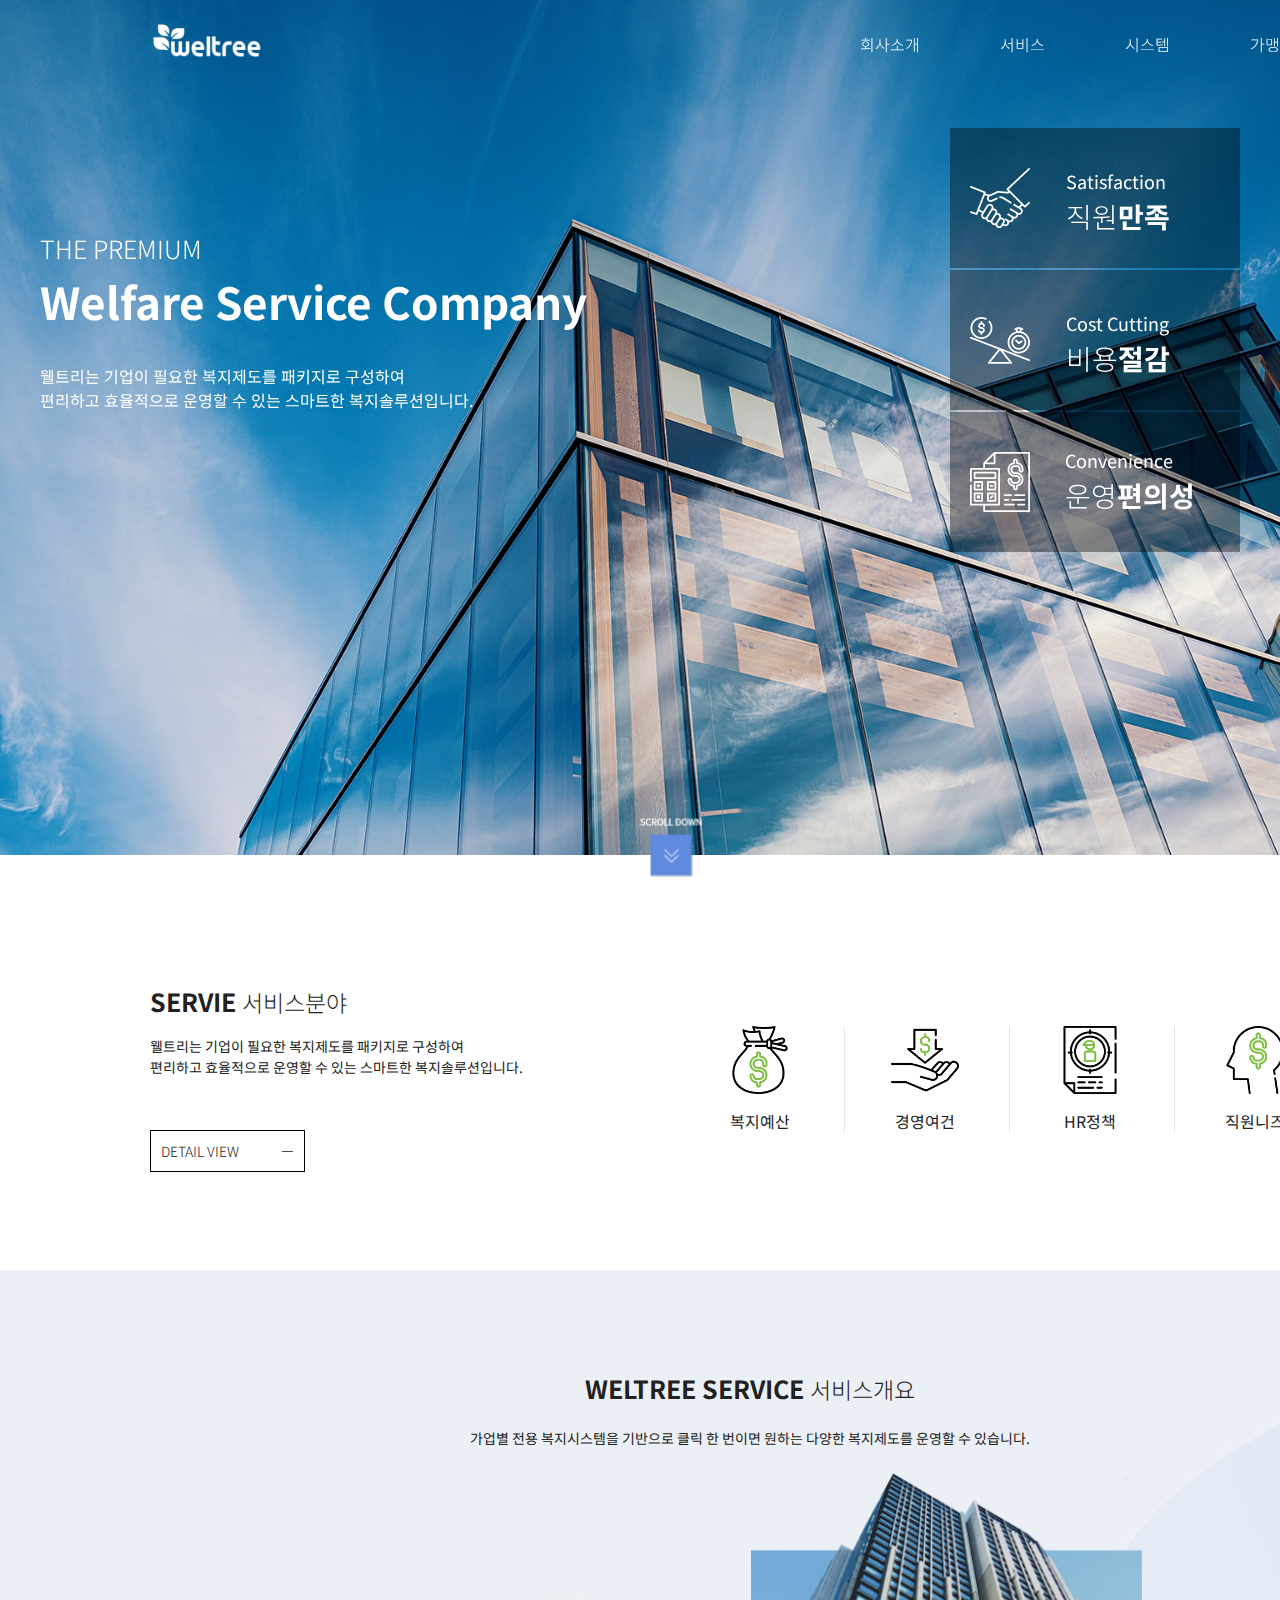
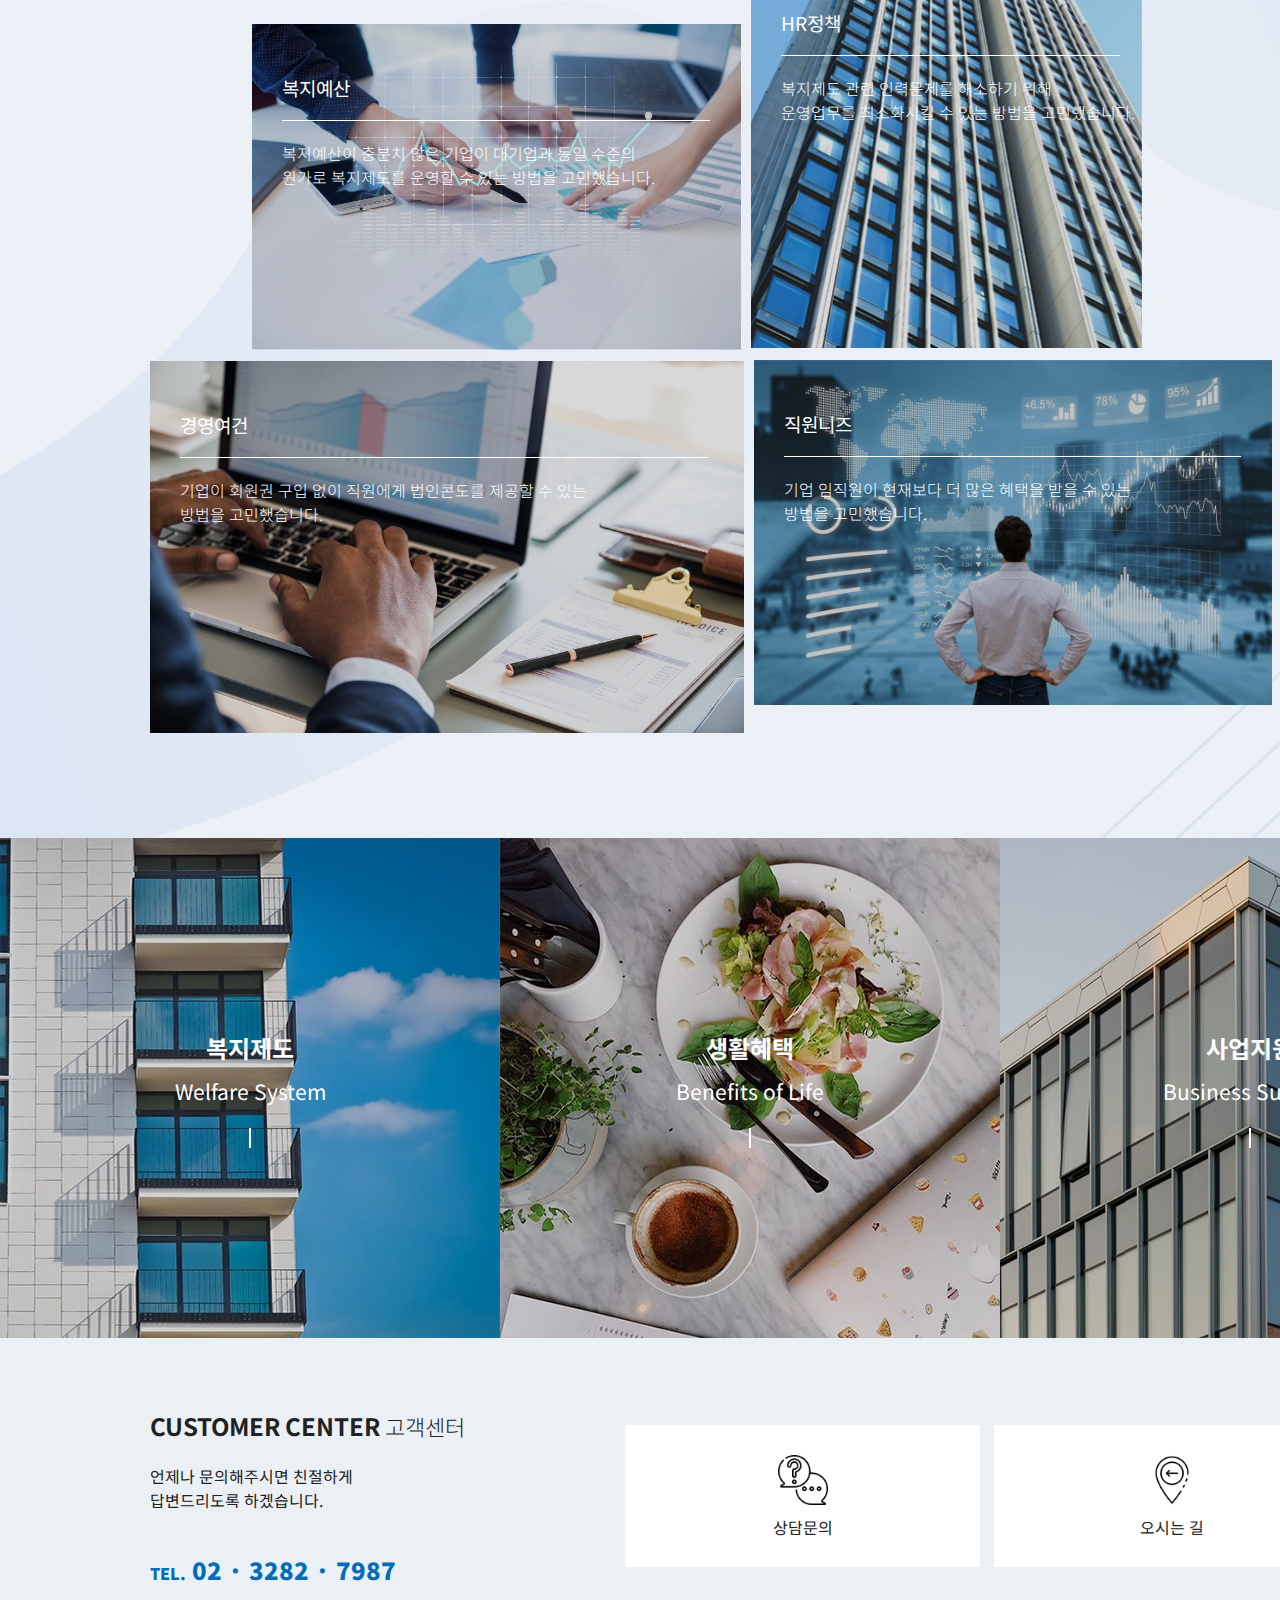
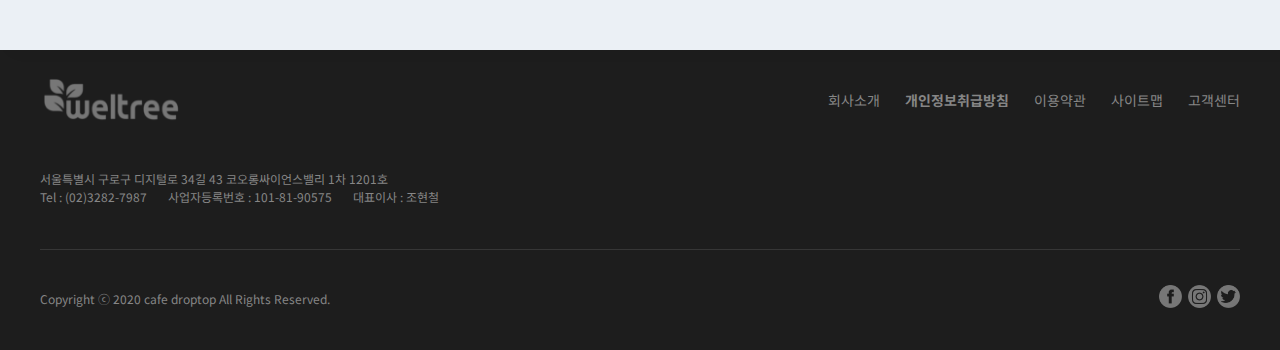
<file: index.html>
<!DOCTYPE html>
<html lang="en">
<head>
    <meta charset="UTF-8">
    <meta name="viewport" content="width=device-width, initial-scale=1.0">
    <title>Weltree</title>
    <!-- 자바스크립트 플러그인 -->
    <script src="//ajax.googleapis.com/ajax/libs/jquery/1.8.2/jquery.min.js"></script>

    <!-- 사용자 js -->
    <script src="js/main.js"></script>

    <!-- 사용자 CSS -->
    <link rel="stylesheet" href="css/reset.css">
    <link rel="stylesheet" href="css/main.css">

    <!-- 폰트 -->
    <link rel="preconnect" href="https://fonts.gstatic.com">
    <link href="https://fonts.googleapis.com/css2?family=Noto+Sans+KR:wght@100;300;400;700;900&display=swap" rel="stylesheet">

    <!-- Swiper -->
    <script src="https://unpkg.com/swiper/swiper-bundle.min.js"></script>
    <link rel="stylesheet" href="https://unpkg.com/swiper/swiper-bundle.min.css">

    
</head>
<body>
   <div id="wrap">
       <div id="header">
        <div class="container1500">
           <div class="container1200">
                <a href="index.html" id="logo">
                    <h1 class="logo"></h1>
                </a>

               <nav>
                   <ul class="depth1">
                       <li><a href="sub1.html">회사소개</a>
                            <ul class="depth2">
                                <li><a href="#">서비스 구조</a></li>
                                <li><a href="#">서비스 배경</a></li>
                                <li><a href="#">서비스 주체</a></li>
                                <li><a href="#">이용 프로세스</a></li>
                                <li><a href="#">도입효과</a></li>
                                <li><a href="sub1_6.html">오시는 길</a></li>
                            </ul>
                        </li>
                       <li><a href="sub2.html">서비스</a>
                            <ul class="depth2">
                                <li><a href="#">복지제도</a></li>
                                <li><a href="#">생활혜택</a></li>
                                <li><a href="#">사업지원</a></li>
                            </ul>
                        </li>
                       <li><a href="#">시스템</a>
                            <ul class="depth2">
                                <li><a href="#">사용자시스템</a></li>
                                <li><a href="#">관리자시스템</a></li>
                            </ul>
                        </li>
                       <li><a href="#">가맹안내</a>
                            <ul class="depth2">
                                <li><a href="#">가입신청</a></li>
                                <li><a href="#">이용료 정산</a></li>
                                <li><a href="#">서비스 문의</a></li>
                            </ul>
                        </li>
                   </ul>
               </nav>
           </div>
        </div> 
       </div>

       <div id="visual">
            <div class="swiper-container">
                <div class="swiper-wrapper">

                <div class="swiper-slide" style="background-image:url(img/main/banner1.png)">
                    <div class="container1200">
                        <div class="title">
                            <h2>THE PREMIUM</h2>
                            <h1>Welfare Service Company</h1>
                            <h3>웰트리는 기업이 필요한 복지제도를 패키지로 구성하여 <br>
                                편리하고 효율적으로 운영할 수 있는 스마트한 복지솔루션입니다.</h3>
                        </div>
                        <div class="transbox">
                            <div class="transbox1">
                                <img src="./img/main/satisfaction.png" alt="직원만족">
                                <div>
                                    <h4>Satisfaction</h4>
                                    <h5>직원<span>만족</span></h5>
                                </div>
                            </div>

                            <div class="transbox2">
                                <img src="./img/main/costcutting.png" alt="비용절감">
                                <div>
                                    <h4>Cost Cutting</h4>
                                    <h5>비용<span>절감</span></h5>
                                </div>
                            </div>

                            <div class="transbox3">
                                <img src="./img/main/convenience.png" alt="운영편의성">
                                <div>
                                    <h4>Convenience</h4>
                                    <h5>운영<span>편의성</span></h5>
                                </div>
                            </div>
                        </div>
                    </div>
                </div>

                <div class="swiper-slide" style="background-image:url(img/main/banner2.png)">
                    <div class="container1200">
                        <div class="title">
                            <h2>THE PREMIUM</h2>
                            <h1>Welfare Service Company</h1>
                            <h3>웰트리는 기업이 필요한 복지제도를 패키지로 구성하여<br>
                                편리하고 효율적으로 운영할 수 있는 스마트한 복지솔루션입니다.</h3>
                        </div>
                        <div class="transbox">
                            <div class="transbox1">
                                <img src="./img/main/satisfaction.png" alt="직원만족">
                                <div>
                                    <h4>Satisfaction</h4>
                                    <h5>직원<span>만족</span></h5>
                                </div>
                            </div>

                            <div class="transbox2">
                                <img src="./img/main/costcutting.png" alt="비용절감">
                                <div>
                                    <h4>Cost Cutting</h4>
                                    <h5>비용<span>절감</span></h5>
                                </div>
                            </div>

                            <div class="transbox3">
                                <img src="./img/main/convenience.png" alt="운영편의성">
                                <div>
                                    <h4>Convenience</h4>
                                    <h5>운영<span>편의성</span></h5>
                                </div>
                            </div>
                        </div>
                    </div>
                </div>

                <div class="swiper-slide" style="background-image:url(img/main/banner3.png)">
                    <div class="container1200">
                        <div class="title">
                            <h2>THE PREMIUM</h2>
                            <h1>Welfare Service Company</h1>
                            <h3>웰트리는 기업이 필요한 복지제도를 패키지로 구성하여<br>
                                편리하고 효율적으로 운영할 수 있는 스마트한 복지솔루션입니다.</h3>
                        </div>

                        <div class="transbox">
                            <div class="transbox1">
                                <img src="./img/main/satisfaction.png" alt="직원만족">
                                <div>
                                    <h4>Satisfaction</h4>
                                    <h5>직원<span>만족</span></h5>
                                </div>
                            </div>

                            <div class="transbox2">
                                <img src="./img/main/costcutting.png" alt="비용절감">
                                <div>
                                    <h4>Cost Cutting</h4>
                                    <h5>비용<span>절감</span></h5>
                                </div>
                            </div>

                            <div class="transbox3">
                                <img src="./img/main/convenience.png" alt="운영편의성">
                                <div>
                                    <h4>Convenience</h4>
                                    <h5>운영<span>편의성</span></h5>
                                </div>
                            </div>
                        </div>
                    </div>
                </div>

                </div>
            </div>

            <!-- <div class="container1200">
                <div class="title">
                    <h2>THE PREMIUM</h2>
                    <h1>Welfare Service Company</h1>
                    <h3>웰트리는 기업이 필요한 복지제도를 패키지로 구성하여 <br>
                        편리하고 효율적으로 운영할 수 있는 스마트한 복지솔루션입니다.</h3>
                </div>
            </div> -->
           <div class="box page-start"></div>
       </div>

        <!-- Initialize Swiper -->
        <script>
            var swiper = new Swiper('.swiper-container', {
            spaceBetween: 30,
            effect: 'fade',
            speed:2000,
            autoplay: {
                delay: 3000,
                disableOnInteraction: false,
            } 
            });
        </script>


       <div id="contents">
                <div class="container1500">
                    <div id="content1">
                        <div class="container1200">
                            <img src="img/main/scroll_down.png" class="scroll_down" alt="scroll down">
                           <div class="left">
                                <h2>SERVIE <span>서비스분야</span></h2>
                                <h3>웰트리는 기업이 필요한 복지제도를 패키지로 구성하여<br>
                                    편리하고 효율적으로 운영할 수 있는 스마트한 복지솔루션입니다.</h3>
                                <a href="sub2.html">DETAIL VIEW　　　ㅡ</a>
                           </div>

                           <div class="right">
                               <div class="wrap">
                                    <div>
                                        <img src="img/main/046-money.png" alt="복지예산">
                                        <p>복지예산</p>
                                    </div>
                                    <div>
                                        <img src="img/main/016-profit.png" alt="경영여건">
                                        <p>경영여건</p>
                                    </div>
                                    <div>
                                        <img src="img/main/026-resume.png" alt="HR정책">
                                        <p>HR정책</p>
                                    </div>
                                    <div>
                                        <img src="img/main/049-think.png" alt="직원니즈">
                                        <p>직원니즈</p>
                                    </div>
                                </div>
                           </div> 
                        </div>
                    </div>

                    <div id="content2">
                        <div class="container1500">
                            <div class="container1200">
                                <h2>WELTREE SERVICE <span>서비스개요</span></h2>
                                    <h3>가업별 전용 복지시스템을 기반으로 클릭 한 번이면 원하는 다양한 복지제도를 운영할 수 있습니다.</h3>

                                <div class="box">
                                    <div class="top">
                                        <div>
                                            <h4>복지예산</h4>
                                            <img src="img/main/line1.png" alt="line">
                                            <p>복지예산이 충분치 않은 기업이 대기업과 동일 수준의 <br>
                                                원가로 복지제도를 운영할 수 있는 방법을 고민했습니다.</p>
                                        </div>
                                        <div>
                                            <h4>HR정책</h4>
                                            <img src="img/main/line2.png" alt="line">
                                            <p>복지제도 관련 인력문제를 해소하기 위해 <br>
                                                운영업무를 최소화시킬 수 있는 방법을 고민했습니다.</p>
                                        </div>
                                    </div>
                                    <div class="bottom">
                                        <div>
                                            <h4>경영여건</h4>
                                            <img src="img/main/line3.png" alt="line">
                                            <p>기업이 회원권 구입 없이 직원에게 법인콘도를 제공할 수 있는 <br>
                                                방법을 고민했습니다.</p>
                                            </div>
                                        <div>
                                            <h4>직원니즈</h4>
                                            <img src="img/main/line4.png" alt="line">
                                            <p>기업 임직원이 현재보다 더 많은 혜택을 받을 수 있는 <br> 방법을 고민했습니다.</p>
                                        </div>
                                    </div>
                                </div>
                            </div>
                        </div>
                    </div>
                    
                    <div id="content3">
                        <a href="#">
                            <div class="box1">
                                <h3>복지제도</h3>
                                <h4>Welfare System</h4>
                                <img src="img/main/vline.png" alt="line">
                            </div>
                        </a>
                        <a href="#">
                            <div class="box2">
                                <h3>생활혜택</h3>
                                <h4>Benefits of Life</h4>
                                <img src="img/main/vline.png" alt="line">
                            </div>
                        </a>
                        <a href="#">
                            <div class="box3">
                                <h3>사업지원</h3>
                                <h4>Business Support</h4>
                                <img src="img/main/vline.png" alt="line">
                            </div>
                        </a>
                    </div>

                    <div id="content4">
                            <div class="container1200">
                                <div class="left">
                                    <h2>CUSTOMER CENTER
                                        <span>고객센터</span>
                                    </h2>
                                    <h3>언제나 문의해주시면 친절하게 <br>
                                        답변드리도록 하겠습니다.</h3>
                                    <p><span>TEL.</span>
                                    02 · 3282 · 7987</p>    
                                </div>
                                <div class="right">
                                    <a href="#">
                                        <div>
                                            <img src="img/main/question.png" alt="상담문의">
                                            <p>상담문의</p>
                                        </div>
                                    </a>

                                    <a href="sub1_6.html">
                                        <div>
                                            <img src="img/main/location.png" alt="오시는길">
                                            <p>오시는 길</p>
                                        </div>
                                    </a>
                                </div>
                            </div>
                    </div>
                </div>
        </div>

       <div id="footer">
            <div class="container1200">
                <div class="top">
                    <div class="left">
                            <h1><a href="index.html"><img src="img/footer_logo.png" alt="footer logo"></a></h1>

                            <p>서울특별시 구로구 디지털로 34길 43  코오롱싸이언스밸리 1차 1201호 <br>
                                Tel : (02)3282-7987&nbsp;&nbsp;&nbsp;&nbsp;&nbsp;&nbsp;&nbsp;사업자등록번호 : 101-81-90575&nbsp;&nbsp;&nbsp;&nbsp;&nbsp;&nbsp;&nbsp;대표이사 : 조현철
                                </p>
     
                    </div>
                    <div class="right">
                        <ul>
                            <li><a href="#">회사소개</a></li>
                            <li><a href="#">개인정보취급방침</a></li>
                            <li><a href="#">이용약관</a></li>
                            <li><a href="#">사이트맵</a></li>
                            <li><a href="#">고객센터</a></li>
                        </ul>
                    </div>
                </div>

                <img src="img/footer_line.png" alt="footer line">

                <div class="bottom">
                    <div class="left">
                        <p>Copyright ⓒ 2020 cafe droptop All Rights Reserved.</p>
                    </div>
                    <div class="right">
                        <ul>
                            <li><a href="#"><img src="img/facebook.png" alt="페이스북"></a></li>
                            <li><a href="#"><img src="img/instagram.png" alt="인스타그램"></a></li>
                            <li><a href="#"><img src="img/twitter.png" alt="트위터"></a></li>
                        </ul>
                    </div>
                </div>
            </div>
       </div>
   </div> <!--//wrap-->
</body>
</html>
</file>
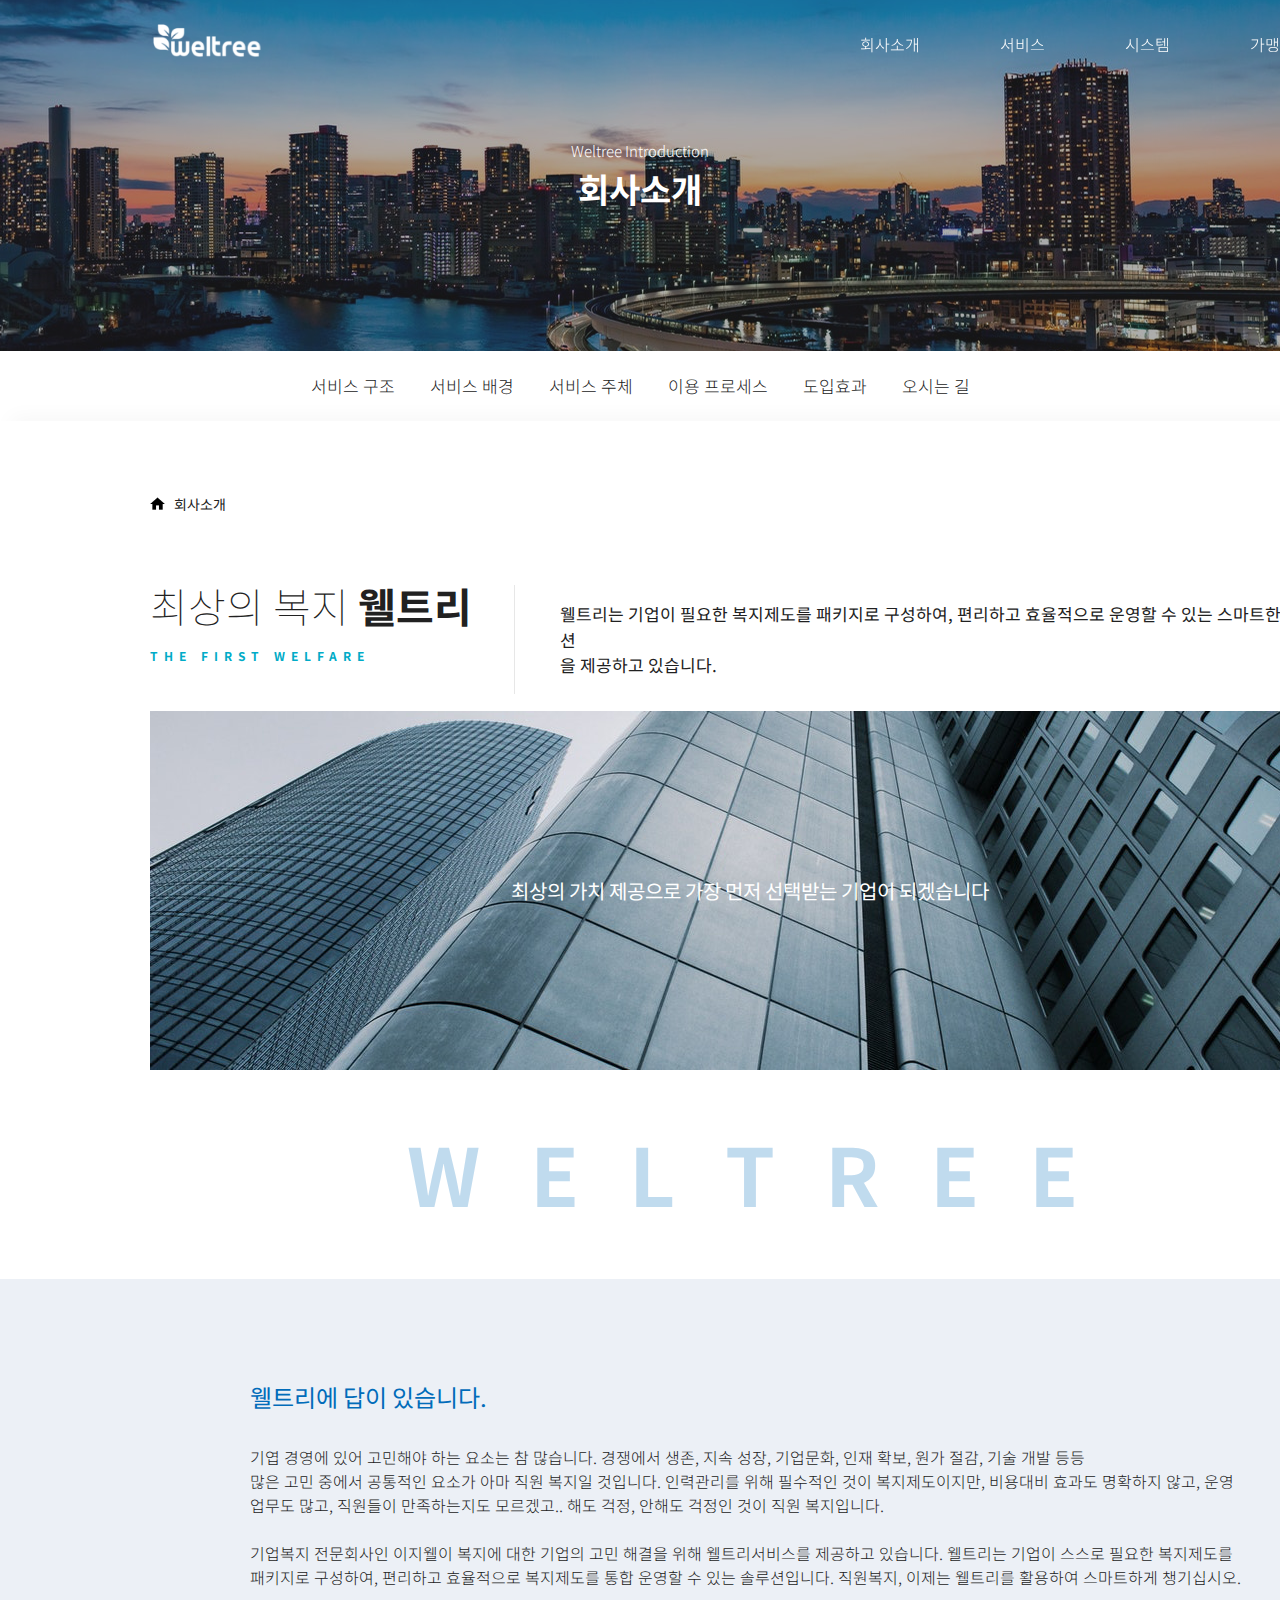
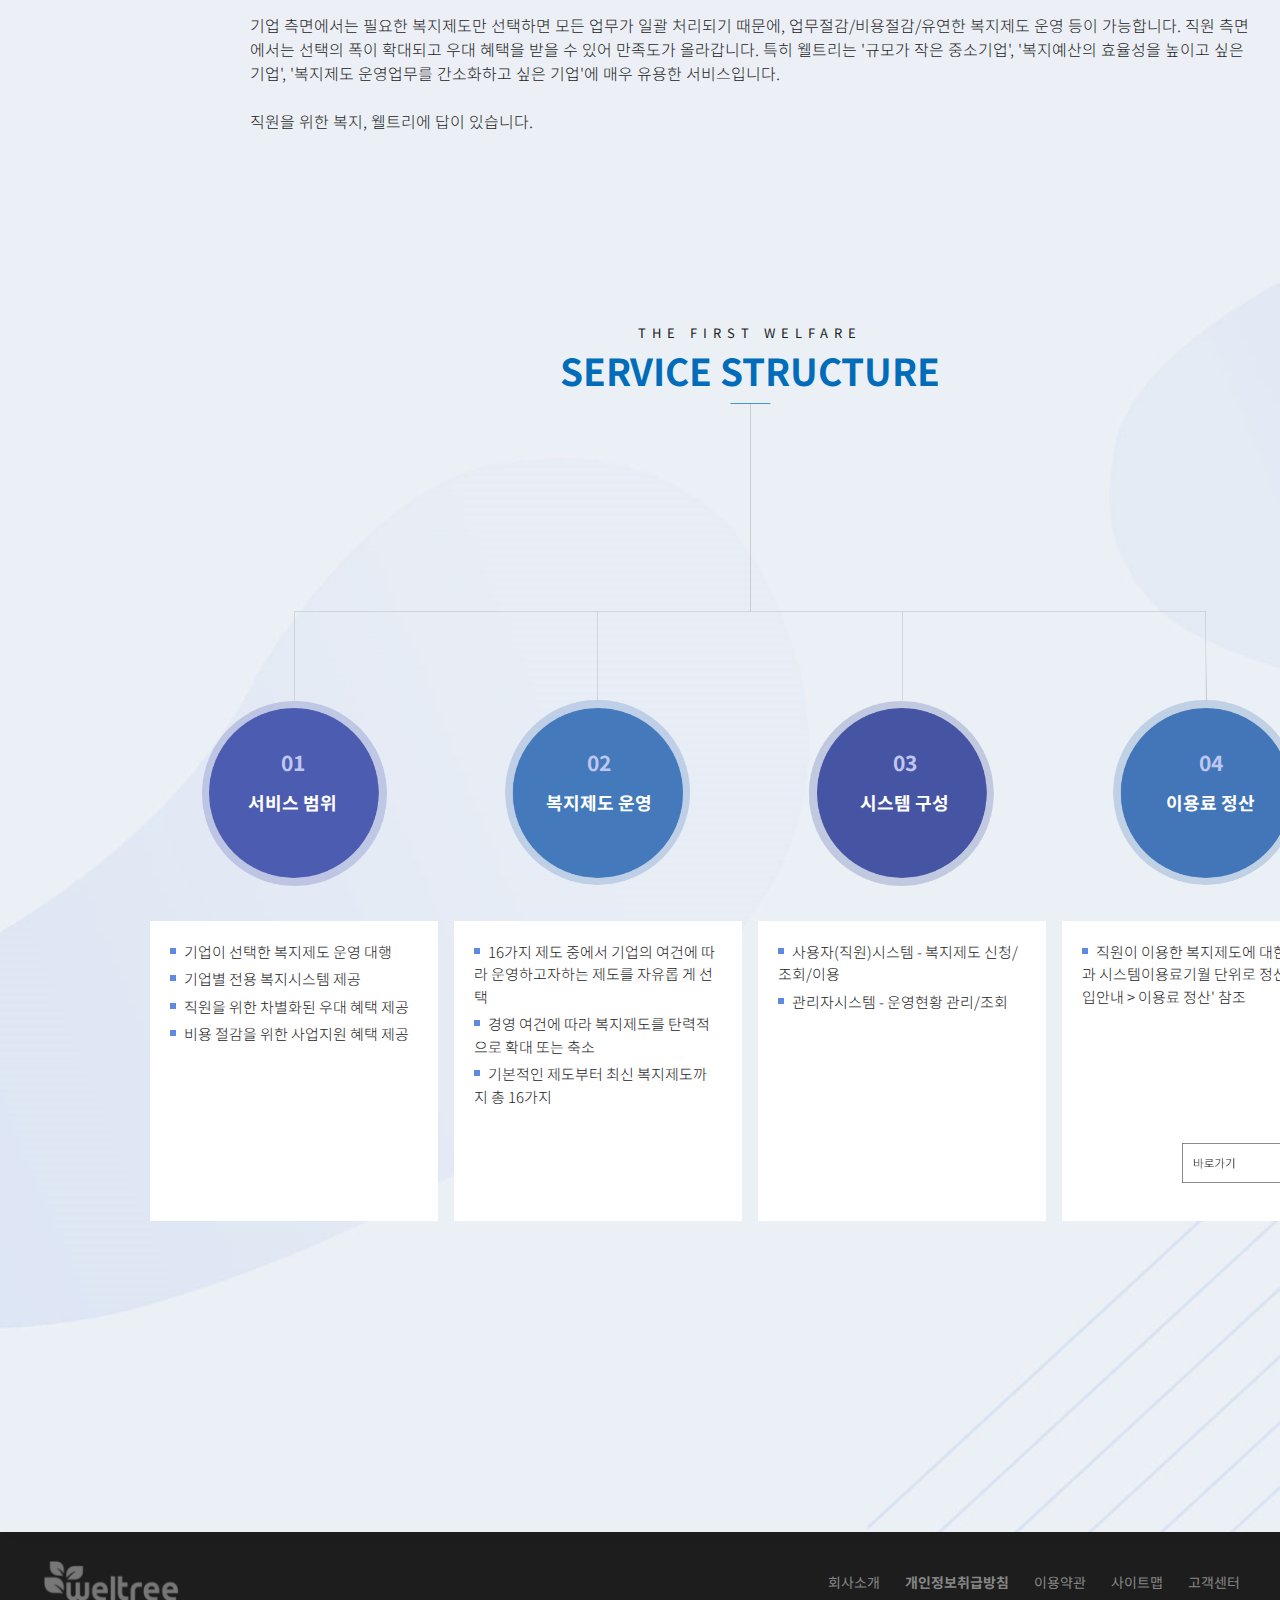
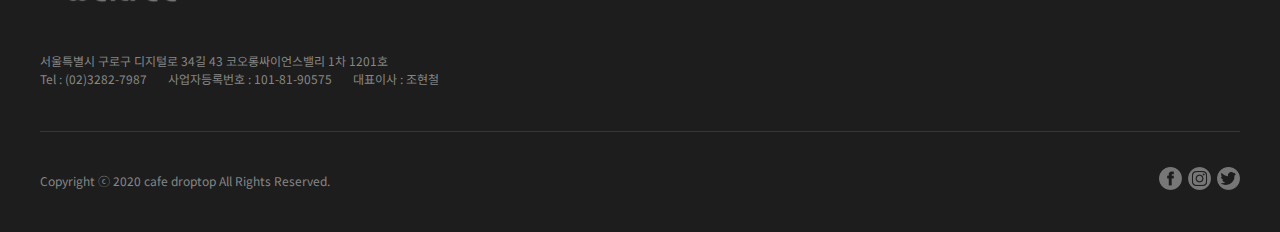
<file: sub1.html>
<!DOCTYPE html>
<html lang="en">
<head>
    <meta charset="UTF-8">
    <meta name="viewport" content="width=device-width, initial-scale=1.0">
    <title>회사소개｜Weltree</title>
    <!-- 자바스크립트 플러그인 -->
    <script src="//ajax.googleapis.com/ajax/libs/jquery/1.8.2/jquery.min.js"></script>

    <!-- 사용자 js -->
    <script src="js/main.js"></script>

    <!-- 사용자 CSS -->
    <link rel="stylesheet" href="css/reset.css">
    <link rel="stylesheet" href="css/reset.css">
    <link rel="stylesheet" href="css/sub1.css">
    <!-- <link rel="stylesheet" href="css/main.css"> -->

    <!-- 폰트 -->
    <link rel="preconnect" href="https://fonts.gstatic.com">
    <link href="https://fonts.googleapis.com/css2?family=Noto+Sans+KR:wght@100;300;400;700;900&display=swap" rel="stylesheet">

    <!-- Swiper -->
    <script src="https://unpkg.com/swiper/swiper-bundle.min.js"></script>
    <link rel="stylesheet" href="https://unpkg.com/swiper/swiper-bundle.min.css">

    
</head>
<body>
   <div id="wrap">
       <div id="header">
        <div class="container1500">
           <div class="container1200">
                <a href="index.html" id="logo">
                    <h1 class="logo"></h1>
                </a>

               <nav>
                   <ul class="depth1">
                       <li><a href="sub1.html">회사소개</a>
                            <ul class="depth2">
                                <li><a href="#">서비스 구조</a></li>
                                <li><a href="#">서비스 배경</a></li>
                                <li><a href="#">서비스 주체</a></li>
                                <li><a href="#">이용 프로세스</a></li>
                                <li><a href="#">도입효과</a></li>
                                <li><a href="sub1_6.html">오시는 길</a></li>
                            </ul>
                        </li>
                       <li><a href="sub2.html">서비스</a>
                            <ul class="depth2">
                                <li><a href="#">복지제도</a></li>
                                <li><a href="#">생활혜택</a></li>
                                <li><a href="#">사업지원</a></li>
                            </ul>
                        </li>
                       <li><a href="#">시스템</a>
                            <ul class="depth2">
                                <li><a href="#">사용자시스템</a></li>
                                <li><a href="#">관리자시스템</a></li>
                            </ul>
                        </li>
                       <li><a href="#">가맹안내</a>
                            <ul class="depth2">
                                <li><a href="#">가입신청</a></li>
                                <li><a href="#">이용료 정산</a></li>
                                <li><a href="#">서비스 문의</a></li>
                            </ul>
                        </li>
                   </ul>
               </nav>
           </div>
        </div> 
       </div>

       <div id="title">
           <div class="container1200">
                <h2>Weltree Introduction</h2>
                <h1>회사소개</h1>

                <div class="sub_nav page-start">
                    <nav>
                        <ul>
                            <li><a href="#">서비스 구조</a></li>
                            <li><a href="#">서비스 배경</a></li>
                            <li><a href="#">서비스 주체</a></li>
                            <li><a href="#">이용 프로세스</a></li>
                            <li><a href="#">도입효과</a></li>
                            <li><a href="sub1_6.html">오시는 길</a></li>
                        </ul>
                    </nav>
                </div>
           </div>
       </div>

       <div id="contents">
                <div class="container1500">
                    <div id="content1">
                        <div class="container1200">
                            <div class="top">
                                <p>
                                    <img src="img/home.png" alt="">
                                    <span>회사소개</span>
                                </p>
                            </div>
                            <div class="bottom">
                                <div class="left">
                                    <h2>
                                        최상의 복지
                                        <span>웰트리</span>
                                    </h2>
                                    <h3>THE FIRST WELFARE</h3>
                                </div>
                                <div class="right">
                                    <h4>웰트리는 기업이 필요한 복지제도를 패키지로 구성하여, 편리하고 효율적으로 운영할 수 있는 스마트한 복지솔루션 <br>
                                        을 제공하고 있습니다.</h4>
                                </div>
                            </div>
                        </div>
                    </div>

                    <div id="content2">
                        <div class="container1200">
                            <div class="bg">
                                <p>최상의 가치 제공으로 가장 먼저 선택받는 기업이 되겠습니다</p>
                            </div>

                            <div class="text">
                                <p>W E L T R E E</p>
                            </div>
                        </div>
                    </div>
                    
                    <div id="content3">
                        <div class="container1200">
                            <div class="text">
                            <h5>웰트리에 답이 있습니다.</h5>
                            <p>기엽 경영에 있어 고민해야 하는 요소는 참 많습니다. 경쟁에서 생존, 지속 성장, 기업문화, 인재 확보, 원가 절감, 기술 개발 등등 <br>
                                많은 고민 중에서 공통적인 요소가 아마 직원 복지일 것입니다. 인력관리를 위해 필수적인 것이 복지제도이지만, 비용대비 효과도 명확하지 않고, 운영 업무도 많고, 직원들이 만족하는지도 모르겠고.. 해도 걱정, 안해도 걱정인 것이 직원 복지입니다. <br><br>
                                
                                기업복지 전문회사인 이지웰이 복지에 대한 기업의 고민 해결을 위해 웰트리서비스를 제공하고 있습니다. 웰트리는 기업이 스스로 필요한 복지제도를 패키지로 구성하여, 편리하고 효율적으로 복지제도를 통합 운영할 수 있는 솔루션입니다. 직원복지, 이제는 웰트리를 활용하여 스마트하게 챙기십시오. <br><br>
                                
                                기업 측면에서는 필요한 복지제도만 선택하면 모든 업무가 일괄 처리되기 때문에, 업무절감/비용절감/유연한 복지제도 운영 등이 가능합니다.
                                직원 측면에서는 선택의 폭이 확대되고 우대 혜택을 받을 수 있어 만족도가 올라갑니다. 특히 웰트리는 '규모가 작은 중소기업', '복지예산의 효율성을 높이고 싶은 기업', '복지제도 운영업무를 간소화하고 싶은 기업'에 매우 유용한 서비스입니다. <br><br>
                                
                                직원을 위한 복지, 웰트리에 답이 있습니다.</p>
                            </div>

                            <div class="structure">
                                <h3>THE FIRST WELFARE</h3>
                                <h2>SERVICE STRUCTURE</h2>

                                <div class="circle">
                                    <img src="img/회사소개/circles.png" alt="서비스구조" class="circles">

                                    <div class="number">
                                        <div>
                                            <h4>01</h4>
                                            <h5>서비스 범위</h5>
                                        </div>
                                        <div>
                                            <h4>02</h4>
                                            <h5>복지제도 운영</h5>
                                        </div>
                                        <div>
                                            <h4>03</h4>
                                            <h5>시스템 구성</h5>
                                        </div>
                                        <div>
                                            <h4>04</h4>
                                            <h5>이용료 정산</h5>
                                        </div>
                                    </div>   
                                </div>
                            </div>

                            <div class="box">
                                <div>
                                    <ul>
                                        <li>
                                            <img src="img/회사소개/list_style.png" alt="list_style">
                                            기업이 선택한 복지제도 운영 대행
                                        </li>
                                        <li>
                                            <img src="img/회사소개/list_style.png" alt="list_style">
                                            기업별 전용 복지시스템 제공
                                        </li>
                                        <li>
                                            <img src="img/회사소개/list_style.png" alt="list_style">
                                            직원을 위한 차별화된 우대 혜택 제공
                                        </li>
                                        <li>
                                            <img src="img/회사소개/list_style.png" alt="list_style">
                                            비용 절감을 위한 사업지원 혜택 제공
                                        </li>
                                    </ul>
                                </div>

                                <div>
                                    <ul>
                                        <li>
                                            <img src="img/회사소개/list_style.png" alt="list_style">
                                            16가지 제도 중에서 기업의 여건에 
                                            따라 운영하고자하는 제도를 자유롭
                                            게 선택
                                        </li>
                                        <li>
                                            <img src="img/회사소개/list_style.png" alt="list_style">
                                            경영 여건에 따라 복지제도를 탄력적
                                            으로 확대 또는 축소
                                        </li>
                                        <li>
                                            <img src="img/회사소개/list_style.png" alt="list_style">
                                            기본적인 제도부터 최신 복지제도까
                                            지 총 16가지
                                        </li>
                                    </ul>
                                </div>

                                <div>
                                    <ul>
                                        <li>
                                            <img src="img/회사소개/list_style.png" alt="list_style">
                                            사용자(직원)시스템 - 복지제도 신청/
                                            조회/이용
                                        </li>
                                        <li>
                                            <img src="img/회사소개/list_style.png" alt="list_style">
                                            관리자시스템 - 운영현황 관리/조회
                                        </li>
                                    </ul>
                                </div>

                                <div>
                                    <ul>
                                        <li>
                                            <img src="img/회사소개/list_style.png" alt="list_style">
                                            직원이 이용한 복지제도에 대한 비용과 시스템이용료기월 단위로 정산됨
                                            - '가입안내 > 이용료 정산' 참조
                                        </li>
                                    </ul>

                                    <a href="#">
                                    <img src="img/회사소개/go_btn.png" alt="바로가기">
                                    </a>
                                </div>
                            </div>
                        </div>
                    </div>


                </div> 
        </div>

       <div id="footer">
            <div class="container1200">
                <div class="top">
                    <div class="left">
                            <h1><a href="index.html"><img src="img/footer_logo.png" alt="footer logo"></a></h1>

                            <p>서울특별시 구로구 디지털로 34길 43  코오롱싸이언스밸리 1차 1201호 <br>
                                Tel : (02)3282-7987&nbsp;&nbsp;&nbsp;&nbsp;&nbsp;&nbsp;&nbsp;사업자등록번호 : 101-81-90575&nbsp;&nbsp;&nbsp;&nbsp;&nbsp;&nbsp;&nbsp;대표이사 : 조현철
                                </p>
     
                    </div>
                    <div class="right">
                        <ul>
                            <li><a href="#">회사소개</a></li>
                            <li><a href="#">개인정보취급방침</a></li>
                            <li><a href="#">이용약관</a></li>
                            <li><a href="#">사이트맵</a></li>
                            <li><a href="#">고객센터</a></li>
                        </ul>
                    </div>
                </div>

                <img src="img/footer_line.png" alt="footer line">

                <div class="bottom">
                    <div class="left">
                        <p>Copyright ⓒ 2020 cafe droptop All Rights Reserved.</p>
                    </div>
                    <div class="right">
                        <ul>
                            <li><a href="#"><img src="img/facebook.png" alt="페이스북"></a></li>
                            <li><a href="#"><img src="img/instagram.png" alt="인스타그램"></a></li>
                            <li><a href="#"><img src="img/twitter.png" alt="트위터"></a></li>
                        </ul>
                    </div>
                </div>
            </div>
       </div>
   </div> <!--//wrap-->
</body>
</html>
</file>
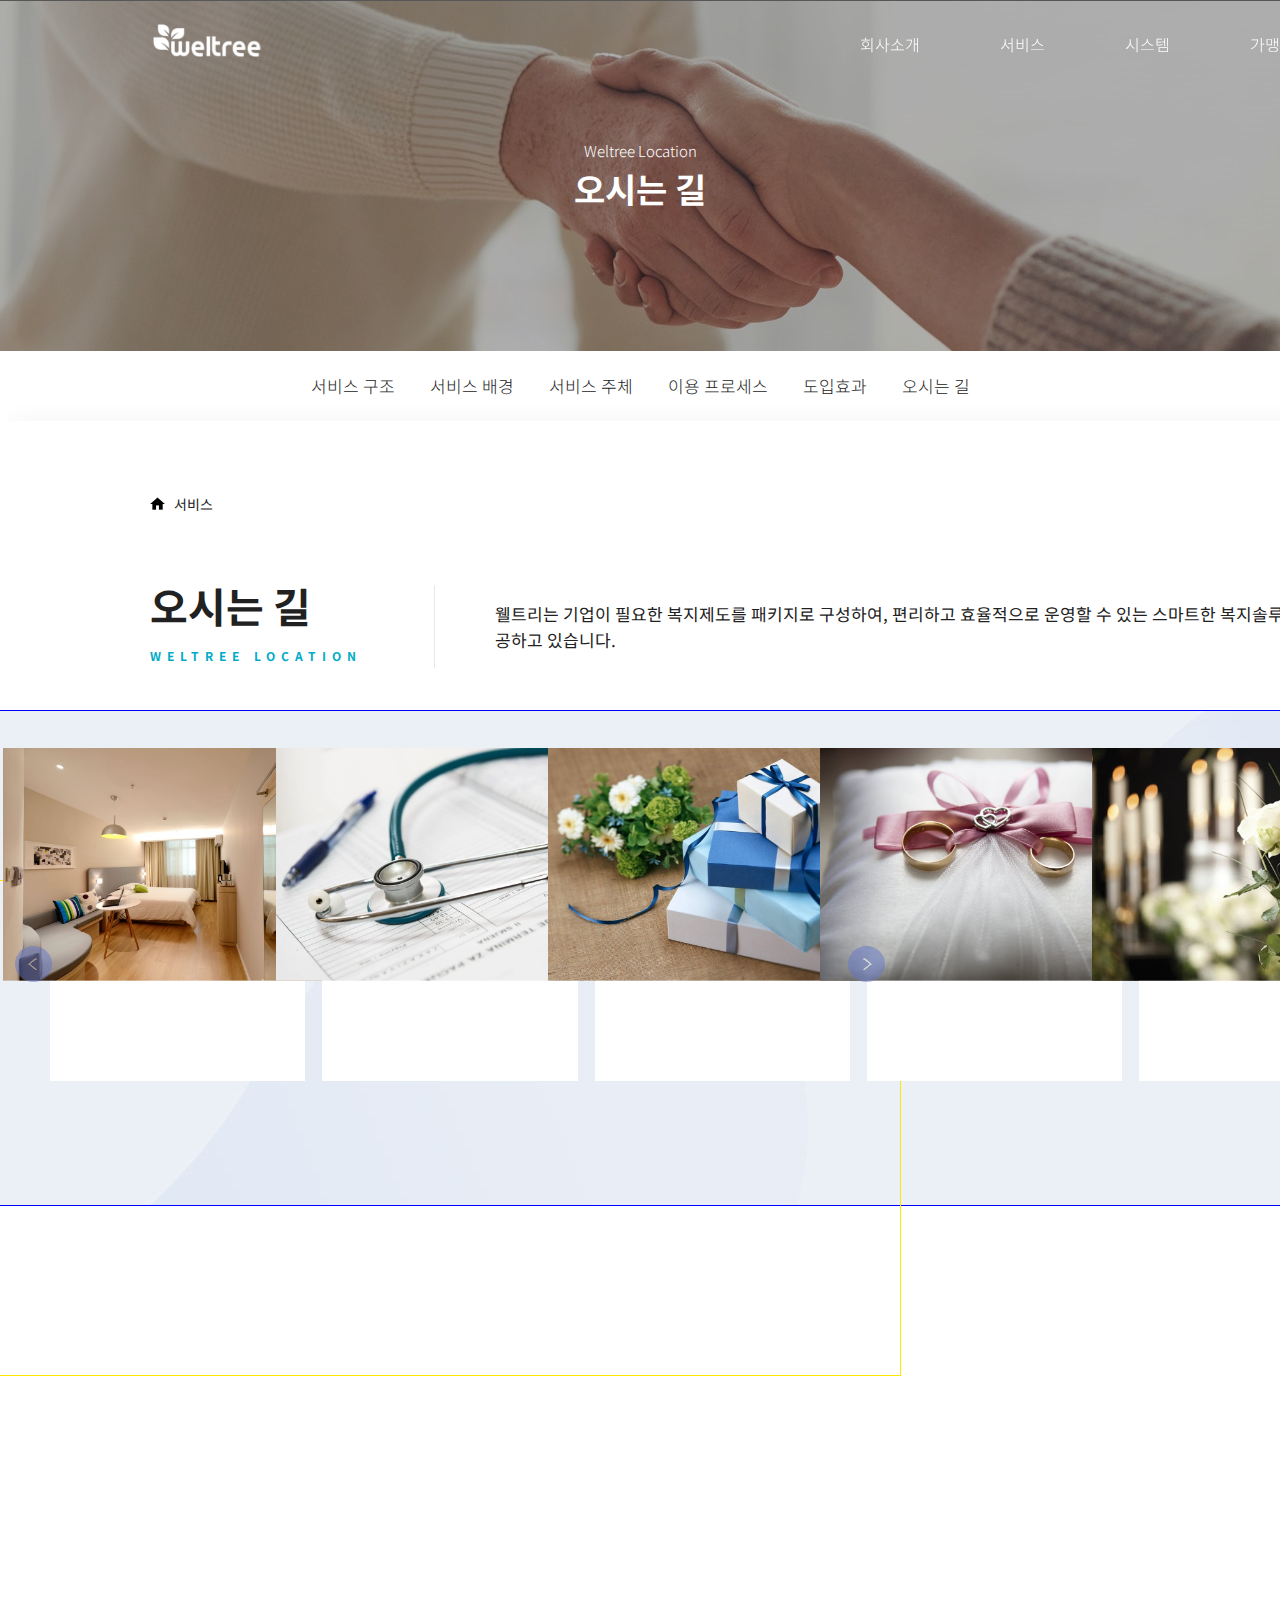
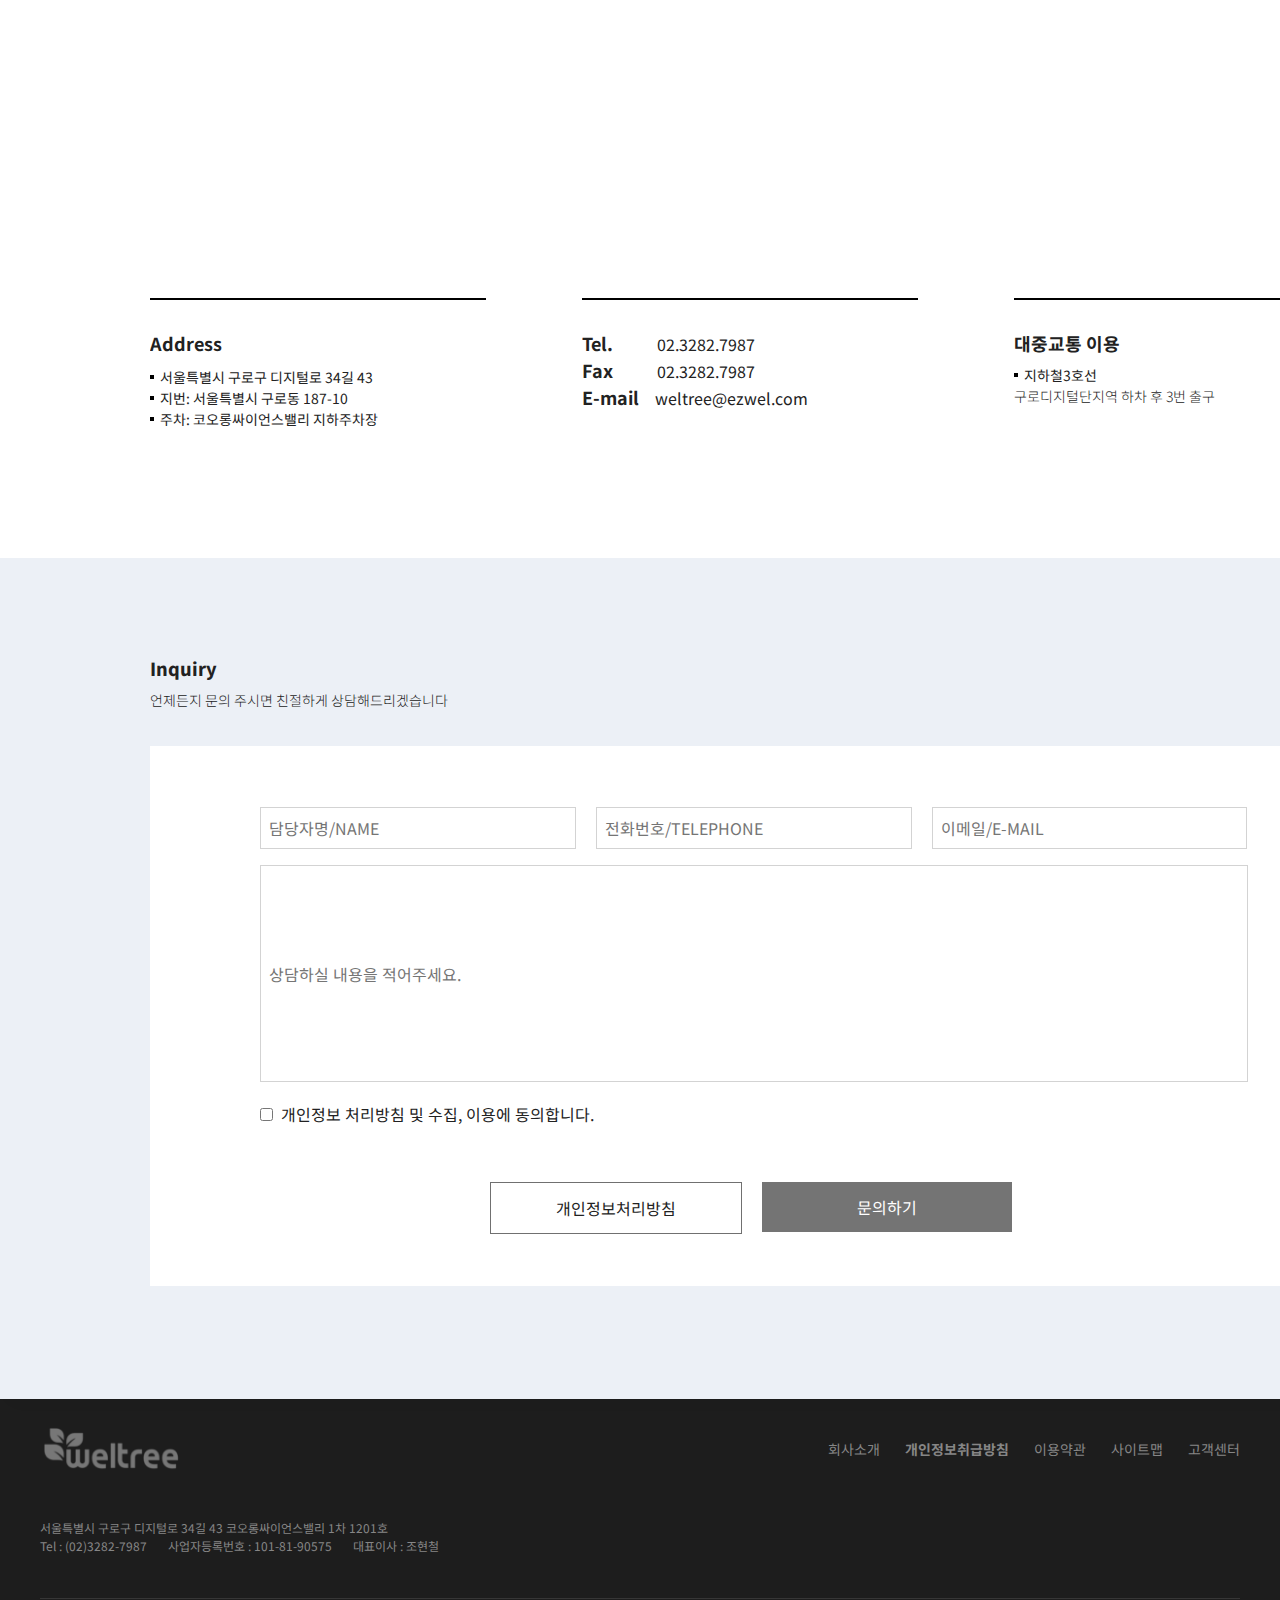
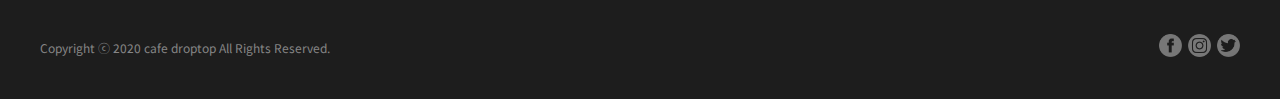
<file: sub1_6.html>
<!DOCTYPE html>
<html lang="en">
<head>
    <meta charset="UTF-8">
    <meta name="viewport" content="width=device-width, initial-scale=1.0">
    <title>오시는 길｜Weltree</title>
    <!-- 자바스크립트 플러그인 -->
    <script src="//ajax.googleapis.com/ajax/libs/jquery/1.8.2/jquery.min.js"></script>

    <!-- 사용자 js -->
    <script src="js/main.js"></script>

    <!-- 사용자 CSS -->
    <link rel="stylesheet" href="css/reset.css">
    <link rel="stylesheet" href="css/reset.css">
    <link rel="stylesheet" href="css/sub1_6.css">
    <!-- <link rel="stylesheet" href="css/main.css"> -->

    <!-- 폰트 -->
    <link rel="preconnect" href="https://fonts.gstatic.com">
    <link href="https://fonts.googleapis.com/css2?family=Noto+Sans+KR:wght@100;300;400;700;900&display=swap" rel="stylesheet">

    <!-- Swiper -->
    <script src="https://unpkg.com/swiper/swiper-bundle.min.js"></script>
    <link rel="stylesheet" href="https://unpkg.com/swiper/swiper-bundle.min.css">

    <style>
        .swiper-container {
          width: 800px;
          height: 100%;
          padding: 0 50px 0 50px;
          outline: 1px solid rgb(255, 230, 0);
        }
    
        .swiper-slide {
            width: 349px; height: 200px;
          text-align: center;
          font-size: 18px;
          background: #fff;
    
          /* Center slide text vertically */
          display: -webkit-box;
          display: -ms-flexbox;
          display: -webkit-flex;
          display: flex;
          -webkit-box-pack: center;
          -ms-flex-pack: center;
          -webkit-justify-content: center;
          justify-content: center;
          -webkit-box-align: center;
          -ms-flex-align: center;
          -webkit-align-items: center;
          align-items: center;
        }
        .swiper-button-prev {
            position: absolute;
            /* left: -30px; */
        }
        .swiper-button-next {
            position: absolute;
            /* top: 2; */
            /* right: 120px; */
        }
      </style>
    
</head>
<body>
   <div id="wrap">
       <div id="header">
        <div class="container1500">
           <div class="container1200">
                <a href="index.html" id="logo">
                    <h1 class="logo"></h1>
                </a>

               <nav>
                   <ul class="depth1">
                       <li><a href="sub1.html">회사소개</a>
                            <ul class="depth2">
                                <li><a href="#">서비스 구조</a></li>
                                <li><a href="#">서비스 배경</a></li>
                                <li><a href="#">서비스 주체</a></li>
                                <li><a href="#">이용 프로세스</a></li>
                                <li><a href="#">도입효과</a></li>
                                <li><a href="sub1_6.html">오시는 길</a></li>
                            </ul>
                        </li>
                       <li><a href="sub2.html">서비스</a>
                            <ul class="depth2">
                                <li><a href="#">복지제도</a></li>
                                <li><a href="#">생활혜택</a></li>
                                <li><a href="#">사업지원</a></li>
                            </ul>
                        </li>
                       <li><a href="#">시스템</a>
                            <ul class="depth2">
                                <li><a href="#">사용자시스템</a></li>
                                <li><a href="#">관리자시스템</a></li>
                            </ul>
                        </li>
                       <li><a href="#">가맹안내</a>
                            <ul class="depth2">
                                <li><a href="#">가입신청</a></li>
                                <li><a href="#">이용료 정산</a></li>
                                <li><a href="#">서비스 문의</a></li>
                            </ul>
                        </li>
                   </ul>
               </nav>
           </div>
        </div> 
       </div>

       <div id="title">
           <div class="container1200">
                <h2>Weltree Location</h2>
                <h1>오시는 길</h1>

                <div class="sub_nav page-start">
                    <nav>
                        <ul>
                            <li><a href="#">서비스 구조</a></li>
                            <li><a href="#">서비스 배경</a></li>
                            <li><a href="#">서비스 주체</a></li>
                            <li><a href="#">이용 프로세스</a></li>
                            <li><a href="#">도입효과</a></li>
                            <li><a href="sub1_6.html">오시는 길</a></li>
                        </ul>
                    </nav>
                </div>

           </div>
       </div>

       <div id="contents">
                <div class="container1500">
                    <div id="content1">
                        <div class="container1200">
                            <div class="top">
                                <p>
                                    <img src="img/home.png" alt="">
                                    <span>서비스</span>
                                </p>
                            </div>
                            <div class="bottom">
                                <div class="left">
                                    <h2>오시는 길</h2>
                                    <h3>WELTREE LOCATION</h3>
                                </div>
                                <div class="right">
                                    <h4>웰트리는 기업이 필요한 복지제도를 패키지로 구성하여, 편리하고 효율적으로 운영할 수 있는 스마트한 복지솔루션
                                        을 제공하고 있습니다.</h4>
                                </div>
                            </div>
                        </div>
                    </div>

                    <div id="content2">
                        <div class="container1200">
                            <!-- Swiper -->
                            <div class="ctn_title">
                                <h2>weltree welfare</h2>
                                <p>웰트리의 다양한 복지제도</p>
                            </div>
                            <!-- swiper -->
                            <div class="swiper-container">
                                <div class="swiper-wrapper">
                                    <div class="swiper-slide">
                                        <a href="#"><img src="./img/오시는길/slide1.png" alt="slide1">
                                            <div class="hover">
                                                <span>숙박지원</span>
                                                <div class="hover_bg"></div>
                                            </div>
                                        </a>
                                    </div>
                                    <div class="swiper-slide">
                                        <a href="#"><img src="./img/오시는길/slide2.png" alt="slide2">
                                            <div class="hover">
                                                <span>건강검진</span>
                                                <div class="hover_bg"></div>
                                            </div>
                                        </a>
                                    </div>
                                    <div class="swiper-slide">
                                        <a href="#"><img src="./img/오시는길/slide3.png" alt="slide3">
                                            <div class="hover">
                                                <span>명절선물</span>
                                                <div class="hover_bg"></div>
                                            </div>
                                        </a>
                                    </div>
                                    <div class="swiper-slide">
                                        <a href="#"><img src="./img/오시는길/slide4.png" alt="slide4">
                                            <div class="hover">
                                                <span>결혼기념일</span>
                                                <div class="hover_bg"></div>
                                            </div>
                                        </a>
                                    </div>
                                    <div class="swiper-slide">
                                        <a href="#"><img src="./img/오시는길/slide5.png" alt="slide5">
                                            <div class="hover">
                                                <span>장례지원</span>
                                                <div class="hover_bg"></div>
                                            </div>
                                        </a>
                                    </div>
                                    <div class="swiper-slide">
                                        <a href="#"><img src="./img/오시는길/slide6.png" alt="slide6">
                                            <div class="hover">
                                                <span>도서지원</span>
                                                <div class="hover_bg"></div>
                                            </div>
                                        </a>
                                    </div>
                                </div>
                                <!-- Add Pagination -->
                                <div class="swiper-prev"><img src="./img/오시는길/prev.png" alt="prev"></div>
                                <div class="swiper-next"><img src="./img/오시는길/next.png" alt="next"></div>
                            </div>


                        </div>
                    </div>
                    

<!-- Initialize Swiper -->
<script>
    /* swiper */
var swiper = new Swiper('.swiper-container', {
    slidesPerView: 3,
    spaceBetween: 17,
    pagination: {
      el: '.swiper-pagination',
      clickable: true,
    },
  });

  // next 버튼
  var next = document.querySelector('.swiper-next');
  next.onclick = function () {
    swiper.slideNext(500, function () {
      console.log('next');
    });
  }

  // prev 버튼
  var prev = document.querySelector('.swiper-prev');
  prev.onclick = function () {
    swiper.slidePrev(500, function () {
      console.log('prev');
    });
  }
  </script>


<div id="content3">
    <div class="container1200">
        <section id="map">
            <div class="map_ctn">
                <iframe
                    src="https://www.google.com/maps/embed?pb=!1m18!1m12!1m3!1d3165.966560225744!2d126.89660425125507!3d37.485115479714075!2m3!1f0!2f0!3f0!3m2!1i1024!2i768!4f13.1!3m3!1m2!1s0x357c9e3ac6e57b55%3A0x6eb347ffbd82d221!2z7Juw7Yq466as!5e0!3m2!1sko!2skr!4v1605428746036!5m2!1sko!2skr"
                    width="1200" height="523" frameborder="0" style="border:0;" allowfullscreen="" aria-hidden="false"
                    tabindex="0"></iframe>
            </div>
            <div class="location_info">
                <div class="address">
                    <h3>Address</h3>
                    <ul>
                        <li><img src="/img/오시는길/list.png" alt="list_style">&nbsp;&nbsp;서울특별시 구로구 디지털로 34길 43</li>
                        <li><img src="/img/오시는길/list.png" alt="list_style">&nbsp;&nbsp;지번: 서울특별시 구로동 187-10</li>
                        <li><img src="/img/오시는길/list.png" alt="list_style">&nbsp;&nbsp;주차: 코오롱싸이언스밸리 지하주차장</li>
                    </ul>
                </div>
                <div class="tel">
                    <ul>
                        <li><span>Tel.</span>&nbsp;&nbsp;&nbsp;&nbsp;&nbsp;&nbsp;&nbsp;&nbsp;&nbsp;&nbsp;&nbsp;02.3282.7987
                        </li>
                        <li><span>Fax</span>&nbsp;&nbsp;&nbsp;&nbsp;&nbsp;&nbsp;&nbsp;&nbsp;&nbsp;&nbsp;&nbsp;02.3282.7987
                        </li>
                        <li><span>E-mail</span>&nbsp;&nbsp;&nbsp;&nbsp;weltree@ezwel.com</li>
                    </ul>
                </div>
                <div class="public_transport">
                    <h3>대중교통 이용</h3>
                    <ul>
                        <li><img src="/img/오시는길/list.png" alt="list_style">&nbsp;&nbsp;지하철3호선
                            <ul>
                                <li>구로디지털단지역 하차 후 3번 출구</li>
                            </ul>
                        </li>
                    </ul>
                </div>
            </div>
        </section>
    </div>
</div>

                    <div id="content4">
                        <div class="container1200">
                            <section id="inquiry">
                                <div class="inq_ctn">
                                    <div class="inq_title">
                                        <h2>Inquiry</h2>
                                        <p>언제든지 문의 주시면 친절하게 상담해드리겠습니다</p>
                                    </div>
                                    <div class="inq_content">
                        
                                        <div class="inq_info">
                                            <label for="name"></label>
                                            <input type="text" id="name" placeholder="  담당자명/NAME">
                                            <label for="telephone"></label>
                                            <input type="text" id="telephone" placeholder="  전화번호/TELEPHONE">
                                            <label for="email"></label>
                                            <input type="text" id="email" placeholder="  이메일/E-MAIL">
                                        </div>
                        
                                        <div class="inq_details">
                                            <label for="details"></label>
                                            <input type="text" id="details" placeholder="  상담하실 내용을 적어주세요.">
                                        </div>
                        
                                        <div class="inq_check_box">
                                            <label for="check_box"><input type="checkbox" id="check_box">&nbsp;&nbsp;개인정보 처리방침 및 수집, 이용에 동의합니다.</label>
                                        </div>
                        
                                        <div class="button_ctn">
                                            <ul>
                                                <li><a href="#" style="cursor: pointer">개인정보처리방침</a></li>
                                                <li><a href="#" style="cursor: pointer">문의하기</a></li>
                                            </ul>
                                        </div>
                                    </div>
                                </div>
                            </section>
                        </div>
                    </div>


                </div> 
        </div>

       <div id="footer">
            <div class="container1200">
                <div class="top">
                    <div class="left">
                            <h1><a href="index.html"><img src="img/footer_logo.png" alt="footer logo"></a></h1>

                            <p>서울특별시 구로구 디지털로 34길 43  코오롱싸이언스밸리 1차 1201호 <br>
                                Tel : (02)3282-7987&nbsp;&nbsp;&nbsp;&nbsp;&nbsp;&nbsp;&nbsp;사업자등록번호 : 101-81-90575&nbsp;&nbsp;&nbsp;&nbsp;&nbsp;&nbsp;&nbsp;대표이사 : 조현철
                                </p>
     
                    </div>
                    <div class="right">
                        <ul>
                            <li><a href="#">회사소개</a></li>
                            <li><a href="#">개인정보취급방침</a></li>
                            <li><a href="#">이용약관</a></li>
                            <li><a href="#">사이트맵</a></li>
                            <li><a href="#">고객센터</a></li>
                        </ul>
                    </div>
                </div>

                <img src="img/footer_line.png" alt="footer line">

                <div class="bottom">
                    <div class="left">
                        <p>Copyright ⓒ 2020 cafe droptop All Rights Reserved.</p>
                    </div>
                    <div class="right">
                        <ul>
                            <li><a href="#"><img src="img/facebook.png" alt="페이스북"></a></li>
                            <li><a href="#"><img src="img/instagram.png" alt="인스타그램"></a></li>
                            <li><a href="#"><img src="img/twitter.png" alt="트위터"></a></li>
                        </ul>
                    </div>
                </div>
            </div>
       </div>
   </div> <!--//wrap-->
</body>
</html>
</file>
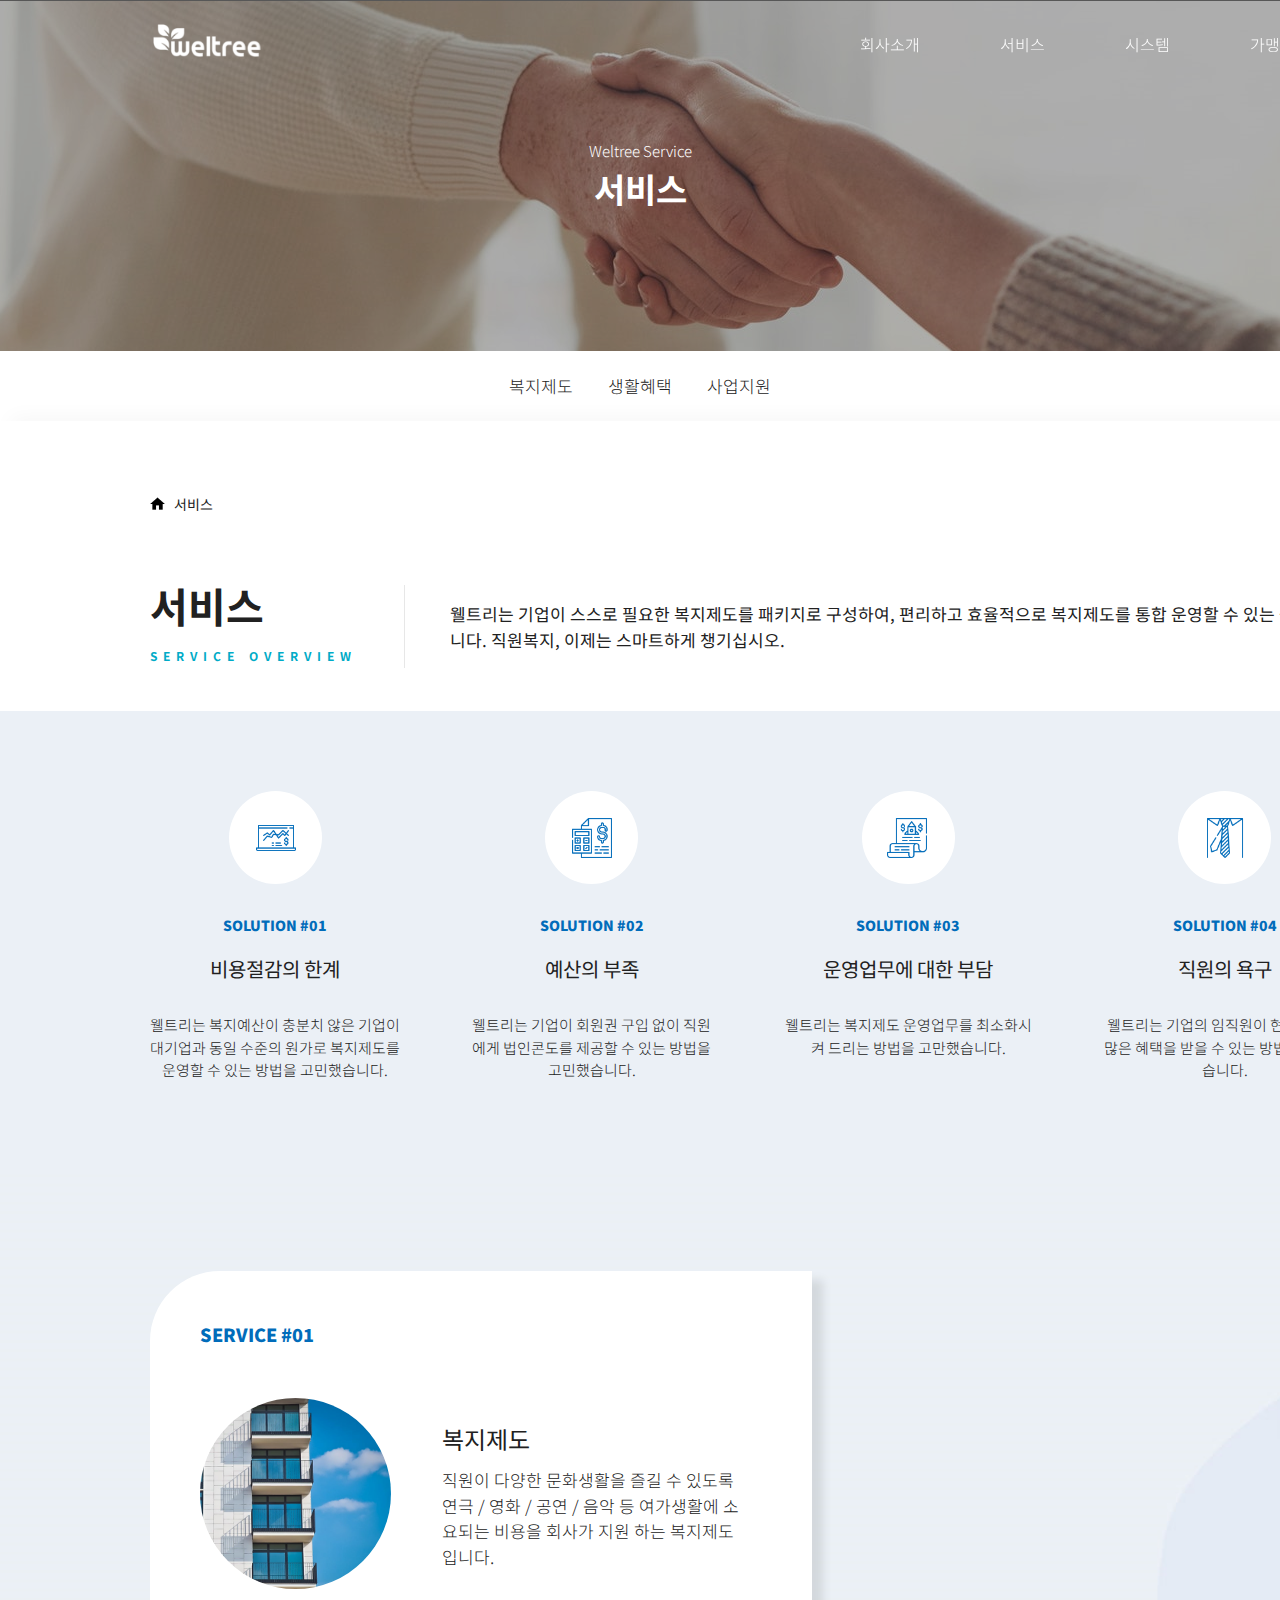
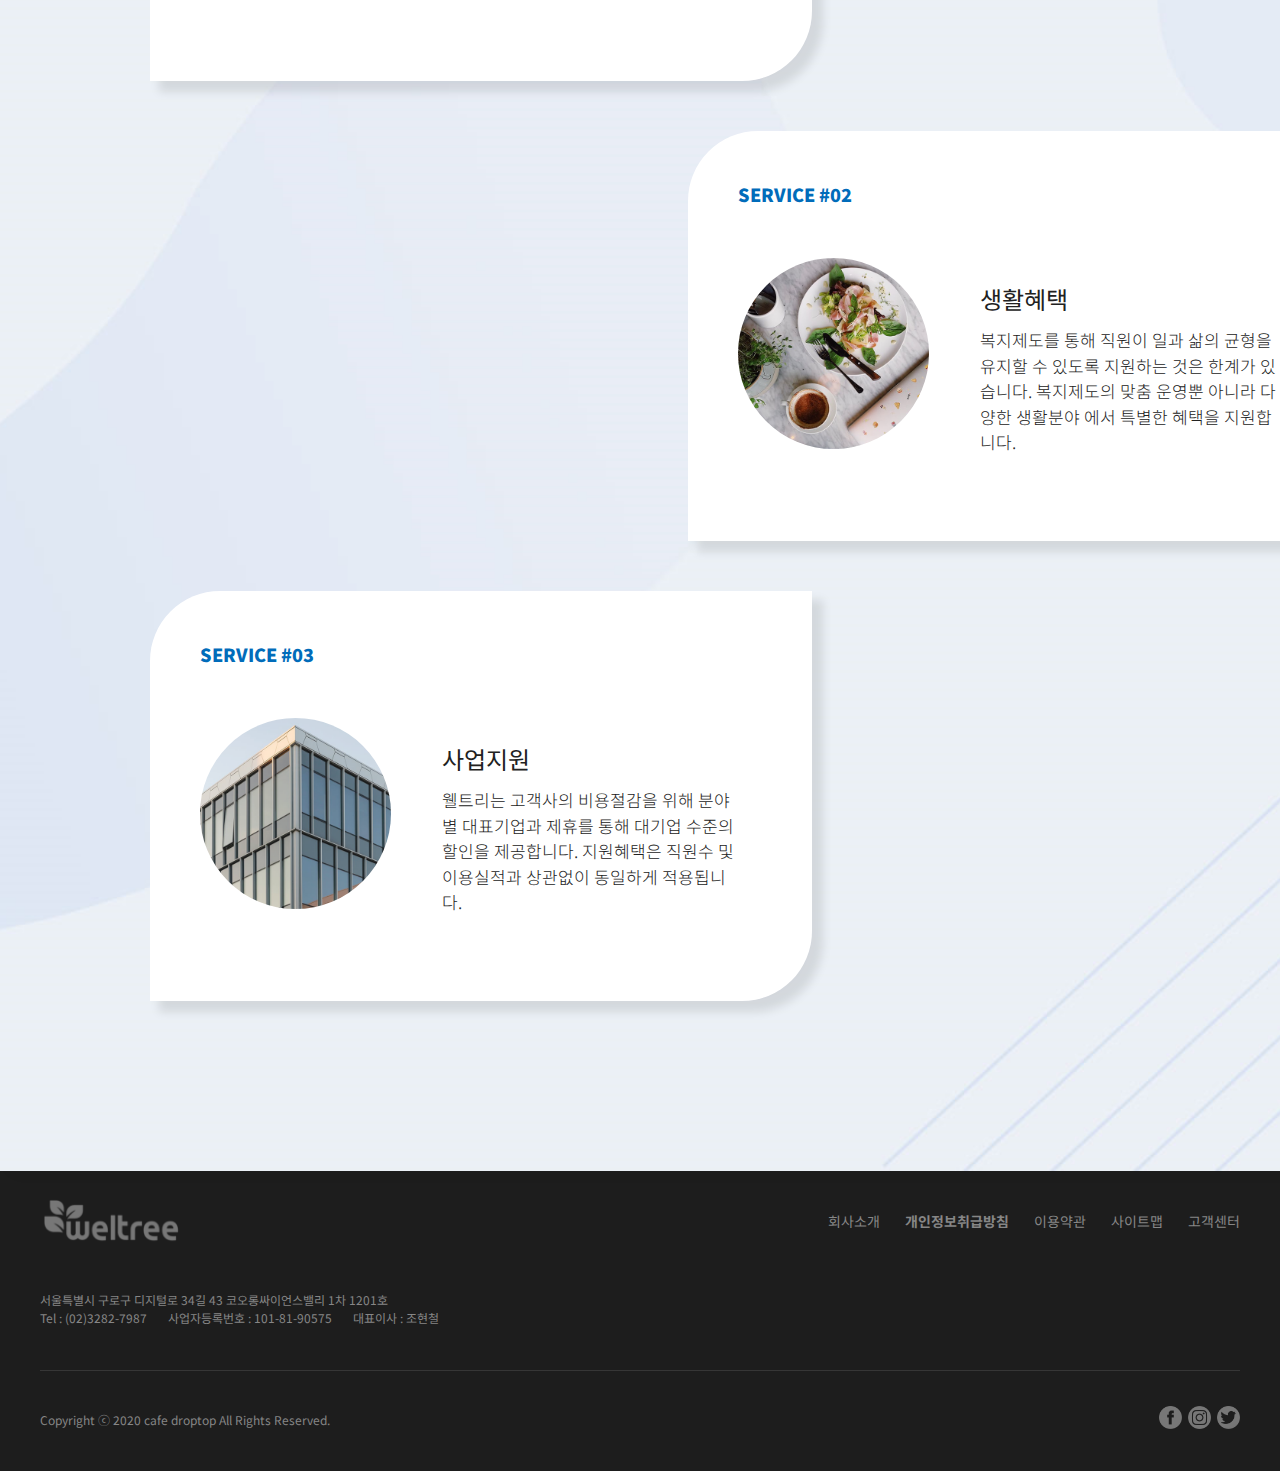
<file: sub2.html>
<!DOCTYPE html>
<html lang="en">
<head>
    <meta charset="UTF-8">
    <meta name="viewport" content="width=device-width, initial-scale=1.0">
    <title>서비스｜Weltree</title>
    <!-- 자바스크립트 플러그인 -->
    <script src="//ajax.googleapis.com/ajax/libs/jquery/1.8.2/jquery.min.js"></script>

    <!-- 사용자 js -->
    <script src="js/main.js"></script>

    <!-- 사용자 CSS -->
    <link rel="stylesheet" href="css/reset.css">
    <link rel="stylesheet" href="css/reset.css">
    <link rel="stylesheet" href="css/sub2.css">
    <!-- <link rel="stylesheet" href="css/main.css"> -->

    <!-- 폰트 -->
    <link rel="preconnect" href="https://fonts.gstatic.com">
    <link href="https://fonts.googleapis.com/css2?family=Noto+Sans+KR:wght@100;300;400;700;900&display=swap" rel="stylesheet">

    <!-- Swiper -->
    <script src="https://unpkg.com/swiper/swiper-bundle.min.js"></script>
    <link rel="stylesheet" href="https://unpkg.com/swiper/swiper-bundle.min.css">

    
</head>
<body>
   <div id="wrap">
       <div id="header">
        <div class="container1500">
           <div class="container1200">
                <a href="index.html" id="logo">
                    <h1 class="logo"></h1>
                </a>

               <nav>
                   <ul class="depth1">
                       <li><a href="sub1.html">회사소개</a>
                            <ul class="depth2">
                                <li><a href="#">서비스 구조</a></li>
                                <li><a href="#">서비스 배경</a></li>
                                <li><a href="#">서비스 주체</a></li>
                                <li><a href="#">이용 프로세스</a></li>
                                <li><a href="#">도입효과</a></li>
                                <li><a href="sub1_6.html">오시는 길</a></li>
                            </ul>
                        </li>
                       <li><a href="sub2.html">서비스</a>
                            <ul class="depth2">
                                <li><a href="#">복지제도</a></li>
                                <li><a href="#">생활혜택</a></li>
                                <li><a href="#">사업지원</a></li>
                            </ul>
                        </li>
                       <li><a href="#">시스템</a>
                            <ul class="depth2">
                                <li><a href="#">사용자시스템</a></li>
                                <li><a href="#">관리자시스템</a></li>
                            </ul>
                        </li>
                       <li><a href="#">가맹안내</a>
                            <ul class="depth2">
                                <li><a href="#">가입신청</a></li>
                                <li><a href="#">이용료 정산</a></li>
                                <li><a href="#">서비스 문의</a></li>
                            </ul>
                        </li>
                   </ul>
               </nav>
           </div>
        </div> 
       </div>

       <div id="title">
           <div class="container1200">
                <h2>Weltree Service</h2>
                <h1>서비스</h1>

                <div class="sub_nav page-start">
                    <nav>
                        <ul>
                            <li><a href="#">복지제도</a></li>
                            <li><a href="#">생활혜택</a></li>
                            <li><a href="#">사업지원</a></li>
                        </ul>
                    </nav>
                    <!-- <div class="active"></div> -->
                </div>

           </div>
       </div>

       <div id="contents">
                <div class="container1500">
                    <div id="content1">
                        <div class="container1200">
                            <div class="top">
                                <p>
                                    <img src="img/home.png" alt="">
                                    <span>서비스</span>
                                </p>
                            </div>
                            <div class="bottom">
                                <div class="left">
                                    <h2>서비스</h2>
                                    <h3>SERVICE OVERVIEW</h3>
                                </div>
                                <div class="right">
                                    <h4>웰트리는 기업이 스스로 필요한 복지제도를 패키지로 구성하여, 편리하고 효율적으로 복지제도를 통합 운영할 수 있는 솔루션입니다. 
                                        직원복지, 이제는 스마트하게 챙기십시오.</h4>
                                </div>
                            </div>
                        </div>
                    </div>

                    <div id="content2">
                        <div class="container1200">
                            <div class="boxes">
                                <div class="box1">
                                  <div class="icon"></div>
                                  <h4>SOLUTION #01</h4>
                                  <h5>비용절감의 한계</h5>
                                  <p>웰트리는 복지예산이 충분치 않은 기업이 대기업과 동일 수준의 원가로 복지제도를 운영할 수 있는 방법을 고민했습니다.</p>
                                </div>

                                <div class="box2">
                                    <div class="icon"></div>
                                  <h4>SOLUTION #02</h4>
                                  <h5>예산의 부족</h5>
                                  <p>웰트리는 기업이 회원권 구입 없이 직원에게 법인콘도를 제공할 수 있는 방법을 고민했습니다.</p>
                                </div>

                                <div class="box3">
                                    <div class="icon"></div>
                                  <h4>SOLUTION #03</h4>
                                  <h5>운영업무에 대한 부담</h5>
                                  <p>웰트리는 복지제도 운영업무를 최소화시켜 드리는 방법을 고만했습니다.</p>
                                </div>

                                <div class="box4">
                                    <div class="icon"></div>
                                  <h4>SOLUTION #04</h4>
                                  <h5>직원의 욕구</h5>
                                  <p>웰트리는 기업의 임직원이 현재보다 더 많은 혜택을 받을 수 있는 방법을 고민했습니다.</p>
                                </div>
                            </div>
                        </div>
                    </div>
                    
                    <div id="content3">
                        <div class="container1200">
                            <div class="box box1">
                                <div class="none">
                                    <div>
                                        <h5>SERVICE #01</h5>
                                    </div>
                                    <div class="bottom">
                                        <img src="img/서비스/img.png" alt="복지제도">
                                        <div>
                                            <h4>복지제도</h4>
                                            <p>직원이 다양한 문화생활을 즐길 수 있도록 연극 / 영화 / 공연 / 음악 등 여가생활에 소요되는 비용을 회사가 지원 하는 복지제도 입니다.</p>
                                        </div>
                                    </div>

                                </div>
                            </div>
                            <div class="box box2">
                                <div class="none">
                                    <div>
                                        <h5>SERVICE #02</h5>
                                    </div>
                                    <div class="bottom">
                                        <img src="img/서비스/img2.png" alt="생활혜택">
                                        <div>
                                            <h4>생활혜택</h4>
                                            <p>복지제도를 통해 직원이 일과 삶의 균형을 유지할 수 있도록 지원하는 것은 한계가 있습니다. 복지제도의 맞춤 운영뿐 아니라 다양한 생활분야 에서 특별한 혜택을 지원합니다.</p>
                                        </div>
                                    </div>

                                </div>
                            </div>
                            <div class="box box3">
                                <div class="none">
                                    <div>
                                        <h5>SERVICE #03</h5>
                                    </div>
                                    <div class="bottom">
                                        <img src="img/서비스/img3.png" alt="사업지원">
                                        <div>
                                            <h4>사업지원</h4>
                                            <p>웰트리는 고객사의 비용절감을 위해 분야별 대표기업과 제휴를 통해 대기업 수준의 할인을 제공합니다. 지원혜택은 직원수 및 이용실적과 상관없이 동일하게 적용됩니다.</p>
                                        </div>
                                    </div>

                                </div>
                            </div>
                        </div>
                    </div>


                </div> 
        </div>

       <div id="footer">
            <div class="container1200">
                <div class="top">
                    <div class="left">
                            <h1><a href="index.html"><img src="img/footer_logo.png" alt="footer logo"></a></h1>

                            <p>서울특별시 구로구 디지털로 34길 43  코오롱싸이언스밸리 1차 1201호 <br>
                                Tel : (02)3282-7987&nbsp;&nbsp;&nbsp;&nbsp;&nbsp;&nbsp;&nbsp;사업자등록번호 : 101-81-90575&nbsp;&nbsp;&nbsp;&nbsp;&nbsp;&nbsp;&nbsp;대표이사 : 조현철
                                </p>
     
                    </div>
                    <div class="right">
                        <ul>
                            <li><a href="#">회사소개</a></li>
                            <li><a href="#">개인정보취급방침</a></li>
                            <li><a href="#">이용약관</a></li>
                            <li><a href="#">사이트맵</a></li>
                            <li><a href="#">고객센터</a></li>
                        </ul>
                    </div>
                </div>

                <img src="img/footer_line.png" alt="footer line">

                <div class="bottom">
                    <div class="left">
                        <p>Copyright ⓒ 2020 cafe droptop All Rights Reserved.</p>
                    </div>
                    <div class="right">
                        <ul>
                            <li><a href="#"><img src="img/facebook.png" alt="페이스북"></a></li>
                            <li><a href="#"><img src="img/instagram.png" alt="인스타그램"></a></li>
                            <li><a href="#"><img src="img/twitter.png" alt="트위터"></a></li>
                        </ul>
                    </div>
                </div>
            </div>
       </div>
   </div> <!--//wrap-->
</body>
</html>
</file>
<file: css/main.css>
/* main.css */

/* 레이아웃 */
#wrap {width: 100%; margin: 0 auto;}
#header {
    width: 100%; height: 84px;
    position: relative;
    left: 50%;
    transform: translateX(-50%);
    position: fixed;
    /* background-color: red; */
    z-index: 3;
}
#visual {
    width: 100%; height: 100vh; /*마법의키다,,!*/
}
#contents {
    width: 100%; height: 100%;
    position: relative;
}
#content1 {width: 100%; height: 370px;}
#content2 {width: 100%; height: 1168px;}
#content3 {width: 100%; height: 500px;}
#content4 {width: 100%; height: 312px; background-color: #EBF0F5;}
#footer {width: 100%; height: 300px; background-color: #1D1D1D;}


@media (max-width: 1930px) {
    #wrap {width: 100%;}
}
/* 화면 너비 0~1200px (20px은 오차범위) */
 @media (max-width: 1220px) {
    #wrap {width: 100%;}
}
 /* 화면 너비 0~768px */
@media (max-width: 768px) {
    #wrap {width: 100%;}
}
 /* 화면 너비 0~480px */
@media (max-width: 480px) {
    #wrap {width: 100%;}
}


/* 헤더 */
#header .container1200 {
    width: 1200px; height: 84px;
    margin: 0 auto;
    position: relative;
    /* outline: 1px solid red; */
}
#header nav{
    position: absolute;
    right: 0; top: 32px;
}
#header nav > ul.depth1 > li {
    float: left;
    text-align: center;
    font-size: 16px;
    z-index: 1;
}
#header nav > ul.depth1 > li > a {
    display: block;
    padding: 0px 40px;
    color: #fff;
    padding-bottom: 25px;
    font-weight: 300;
}
/* 2단계 밑줄 호버 */
#header nav ul.depth2 > li > a {
    color: rgb(119, 119, 119);
    font-size: 15px;
    position: relative;
	display: inline-block;
	/* margin: 5px 0px; */
	outline: none;
	text-decoration: none;
	text-transform: uppercase;
	/* letter-spacing: 1px; */
	font-weight: 400;
    text-shadow: 0 0 1px rgba(255,255,255,0.3);
    -webkit-transition: color 0.3s;
	-moz-transition: color 0.3s;
    transition: color 0.3s;
    padding: 3px;
    /* outline: 1px solid red; */
}
#header nav ul.depth2 > li > a::after {
	position: absolute;
	left: 0;
	width: 100%;
	height: 2px;
	background: #016dba;
	content: '';
	opacity: 0;
	-webkit-transition: opacity 0.3s, -webkit-transform 0.3s;
	-moz-transition: opacity 0.3s, -moz-transform 0.3s;
	transition: opacity 0.3s, transform 0.3s;
	-webkit-transform: translateY(-10px);
	-moz-transform: translateY(-10px);
	transform: translateY(-10px);
}
#header nav ul.depth2 > li > a::after {
	bottom: 0;
	-webkit-transform: translateY(10px);
	-moz-transform: translateY(10px);
	transform: translateY(10px);
}
#header nav ul.depth2 > li > a:hover::before,
#header nav ul.depth2 > li > a:focus::before,
#header nav ul.depth2 > li > a:hover::after,
#header nav ul.depth2 > li > a:focus::after {
	opacity: 1;
	-webkit-transform: translateY(-1px);
	-moz-transform: translateY(-1px);
	transform: translateY(-1px);
}


#header nav ul.depth2 li {
    margin-top: 13px;
    /* outline: 1px solid red; */
}
#header .container1500 {
    width: 1500px; height: 84px;
    margin: 0 auto;
    overflow: hidden;
    transition-duration: 0.3s;
}
#header .logo {
    width: 114.24px; height: 40px;
    background-image: url('/img/header_logo1.png');
    z-index: 1;
    position: relative;
    top: 21px;
}
.down {
    background-color:rgba(0,0,0,.8);
    -webkit-transition-duration:0.4s;
    -webkit-transition-timing-function:ease;
    transition-duration:0.4s;
    transition-timing-function:ease;
  }


/* 비주얼 */
.swiper-container {
    width: 100%;
    height: 100%;
  }
.swiper-slide {
    background-position: center;
    background-size: cover;
}
#visual .box {
    width: 1500px; height: 45px;
    background-color: #fff;
    margin: 0 auto;
    position: relative;
    top: -45px;
    z-index: 2;
}
/* 비주얼 타이틀 */
.swiper-slide > .container1200 {
    width: 1200px; height: 100%;
    /* outline: 1px solid red; */
    margin: 0 auto;
    position: relative;
}
.swiper-slide .title {
    padding-top: 18vw;
    color: #fff;
}
.swiper-slide .title > h1,
.swiper-slide .title > h2,
.swiper-slide .title > h3{
    color: #fff;
}


.swiper-slide .title h2 {font-size: 25px; font-weight: 300;}
.swiper-slide .title h1 {font-size: 44px; font-weight: 700;}
.swiper-slide .title h3 {font-size: 16px; margin-top: 30px;}
/* 비주얼 박스 */
.swiper-slide .transbox {
    float: right;
    position: absolute;
    right: 0;
    top: 10vw;
}
.swiper-slide .transbox > div {
    width: 290px; height: 140px;
    background-color: rgba(0, 0, 0, 0.384);
    /* outline: 1px solid yellow; */
    margin-bottom: 2px;
}
.swiper-slide .transbox > div h4, h5 {
    color: #fff;
}
.swiper-slide .transbox > div h4 {
    font-size: 18px;
    margin-top: 30px;
}
.swiper-slide .transbox > div h5 {
    font-size: 28px;
    font-weight: 300;
}
.swiper-slide .transbox > div h5 span {
    font-weight: 700;
}
.swiper-slide .transbox > div > div {
    float: right;
    margin-right: 70px;
    margin-top: 10px;
    /* outline: 1px solid green; */
}
.swiper-slide .transbox > div:last-child > div {
    margin-top: 5px;
    margin-right: 45px;
    
}
.swiper-slide .transbox > div > img {
    padding: 40px 0px 0 20px;
}


/* 콘텐츠 레이아웃1500 */
#contents > .container1500 {
    width: 1500px;
    margin: 0 auto;
    /* outline: 1px solid blue; */
    box-shadow: 12px -2px 20px 1px rgba(0, 0, 0, 0.041);

}
/* 콘텐츠1 */
#content1 .scroll_down {
    width: 62px; height: 64px;
    position: absolute;
    left: 50%;
    top: -85px;
    z-index: 2;
}
#content1 > .container1200 {
    width: 1200px; height: inherit;
    margin: 0 auto;
    /* outline: 1px solid red; */
}
#content1 .left {
    width: 530px;
    float: left;
    padding-top: 83px;
}
#content1 .right {
    width: 670px;
    float: right;
}
#content1 .left h2 {
    font-weight: 700;
    font-size: 25px;
    margin-bottom: 15px;
}
#content1 .left h2 span {
    font-weight: 300;
    font-size: 23px;
}
#content1 .left h3 {
    font-weight: 400;
    font-size: 14px;
    margin-bottom: 60px;
}
#content1 .left a {
    border: 1px solid #000;
    padding: 10px 10px;
    font-size: 14px;
    font-weight: 300;
}
#content1 .right > .wrap {
    margin-top: 126px;
}
#content1 .right > .wrap > div {
    display: inline-block;
    text-align: center;
    width: 160px;
    border-left: 1px solid #E7E7E7;
    /* outline: 1px solid red; */
}
#content1 .right > .wrap > div:first-child {
    border-left: none;
}
#content1 .right > .wrap > div p {
    margin-top: 10px;
}


/* 콘텐츠2 */
#content2 .container1500 {
    width: 1500px;
    height: 100%;
    margin: 0 auto;
    background-image: url('/img/main/content2_bg.png');
}
#content2 .container1200 {
    width: 1200px; height: inherit;
    text-align: center;
    /* outline: 1px solid red; */
    margin: 0 auto;
}
#content2 h2 {
    font-weight: 700;
    font-size: 25px;
    margin-bottom: 20px;
    padding-top: 100px;
}
#content2 h2 span {
    font-weight: 300;
    font-size: 23px;
}
#content2 h3 {
    font-weight: 400;
    font-size: 14px;
    margin-bottom: 20px;
}
#content2 .box .top {
    padding-left: 102px;
}
#content2 .box .top div{
    float: left;
    margin-bottom: 10px;
}
#content2 .box .top div:nth-child(1) {
    width: 489px; height: 326px;
    background-image: url('/img/main/content2_1.png');
    margin-top: 155px;
    margin-right: 10px;
}
#content2 .box .top div:nth-child(2) {
    width: 390.7px; height: 479.99px;
    background-image: url('/img/main/content2_2.png');
}
#content2 .box .bottom {
    width:1123px; height: 383px;
    /* background-color: red; */
}
#content2 .box .bottom div{
    float: left;
}
#content2 .box .bottom div:nth-child(1) {
    width: 594px; height: 372px;
    background-image: url('/img/main/content2_3.png');
    margin-top: 1px;
}
#content2 .box .bottom div:nth-child(2) {
    width: 518px; height: 345px;
    background-image: url('/img/main/content2_4.png');
    margin-left: 10px;
}
/* 호버 */
#content2 .box .top div:nth-child(1):hover {
    background-image: url('/img/main/trans1.png');
    transition-duration: 0.5s;
}
#content2 .box .top div:nth-child(2):hover {
    background-image: url('/img/main/trans2.png');
    transition-duration: 0.5s;
}
#content2 .box .bottom div:nth-child(1):hover {
    background-image: url('/img/main/trans3.png');
    transition-duration: 0.5s;
}
#content2 .box .bottom div:nth-child(2):hover {
    background-image: url('/img/main/trans4.png');
    transition-duration: 0.5s;
}
/* 텍스트 */
#content2 .box {
    color: #fff;
    text-align: start;
}
#content2 .box h4 {
    color: #fff;
    font-size: 19px;
}
#content2 .box p {
    font-weight: 300;
    margin-top: 15px;
}
#content2 .box .top div:nth-child(2) h4{
    padding-top: 140px;
}
#content2 .box .top div:nth-child(2) > h4,
#content2 .box .top div:nth-child(2) > img,
#content2 .box .top div:nth-child(2) > p {
    padding-left: 30px;
}
#content2 .box .top div:nth-child(1) h4,
#content2 .box .bottom div:nth-child(1) h4,
#content2 .box .bottom div:nth-child(2) h4 {
    padding-top: 50px;
    padding-left: 30px;
}
#content2 .box .top div:nth-child(1) > img,
#content2 .box .top div:nth-child(1) > p {
    padding-left: 30px;
}
#content2 .box .bottom div:nth-child(1) > img,
#content2 .box .bottom div:nth-child(1) > p {
    padding-left: 30px;
}
#content2 .box .bottom div:nth-child(2) > img,
#content2 .box .bottom div:nth-child(2) > p {
    padding-left: 30px;
}


/* 콘텐츠3 */
#content3 > a > div {
    width: 500px; height: 500px;
    float: left;
    text-align: center;
}
#content3 .box1 {
    background-image: url('/img/main/content2_5.png');
}
#content3 .box2 {
    background-image: url('/img/main/content2_6.png');
}
#content3 .box3 {
    background-image: url('/img/main/content2_7.png');
}
/* 호버 */
#content3 .box1:hover {
    background-image: url('/img/main/trans5.png');
    transition-duration: 0.5s;
}
#content3 .box2:hover {
    background-image: url('/img/main/trans6.png');
    transition-duration: 0.5s;
}
#content3 .box3:hover {
    background-image: url('/img/main/trans7.png');
    transition-duration: 0.5s;
}
/* 텍스트 */
#content3 div h3, #content3 div h4 {
    color: #fff;
}
#content3 div h3 {
    font-size: 24px;
    font-weight: 700;
    padding-top: 192px;
}
#content3 div h4 {
    font-size: 21px;
    margin-top: 10px;
}
#content3 div img {
    margin-top: 20px;
}


/* 콘텐츠4 */
#content4 .container1200 {
    width: 1200px; height: inherit;
    /* outline: 1px solid red; */
    margin: 0 auto;
}
#content4 .left {
    width: 475px;
    float: left;
    /* background-color: red; */
}
#content4 .right {
    width: 725px;
    float: left;
}
#content4 .left > h2 {
    font-weight: 700;
    font-size: 24px;
    padding-top: 70px;
    margin-bottom: 20px;
}
#content4 .left > h2 span {
    font-weight: 300;
    font-size: 22px;
}
#content4 .left > h3 {
    font-weight: 400;
    font-size: 16px;
    margin-bottom: 40px;
}
#content4 .left > p {
    color: #016CBA;
    font-size: 24px;
    font-weight: 900;
}
#content4 .left > p span {
    font-size: 16px;
}

#content4 .right a > div{
    width: 355px; height: 142px;
    background-color: #fff;
    text-align: center;
    display: inline-block;
    margin-top: 87px;
}
#content4 .right a:nth-child(1) div {
    margin-right: 10px;
}
#content4 .right a > div > img {
    padding-top: 30px;
    padding-bottom: 5px;
}


/* 푸터 */
#footer .container1200 {
    width: 1200px; height: inherit;
    margin: 0 auto;
    /* outline: 1px solid red; */
    color: #868686;
    font-size: 12px;
    position: relative;
}
/* top */
#footer .top > div {
    float: left;
}
#footer .top > .left {
    width: 600px;
}
#footer .top > .right {
    width: 600px;
}
#footer .top > .left > h1 img{
    margin-top: 25px;
    margin-bottom: 40px;
}
#footer .top > .left > p {
    margin-bottom: 30px;
}
#footer .top > .right ul {
    position: absolute;
    right: 0;
    top: 40px;
}
#footer .top > .right ul li {
    float: left;
}
#footer .top > .right ul li a {
    color: #868686;
    display: block;
    padding-left: 25px;
    font-size: 14px;
}
#footer .top > .right ul li:nth-child(2) {
    font-weight: 700;
}


/* bottom */
#footer .bottom > div {
    float: left;
}
#footer .bottom > .left {
    width: 600px;
}
#footer .bottom > .right {
    width: 600px;
}
#footer .bottom > .left p {
    line-height: 90px;
}
#footer .bottom > .right ul {
    position: absolute;
    bottom: 38px;
    right: 0;
}
#footer .bottom > .right ul li {
    float: left;
    padding-left: 6px;
}
</file>
<file: css/sub1.css>
/* sub1.css 회사소개 */
#wrap {width: 100%; margin: 0 auto;}
#header {
    width: 100%; height: 84px;
    position: relative;
    left: 50%;
    transform: translateX(-50%);
    position: fixed;
    /* background-color: red; */
    z-index: 3;
}
#title {
    width: 100%; height: 421px;
    background-image: url('/img/회사소개/title.png');
    background-position: center;
    background-size: cover;
    background-repeat: no-repeat;
}
#contents {
    width: 100%; height: 100%;
    position: relative;
    z-index: -999px;
}
#content1 {width: 100%; height: 290px;}
#content2 {width: 100%; height: 568px;}
#content3 {
    width: 100%; height: 1853px; 
    background-image: url('/img/회사소개/content3_bg.png');
    background-position: center;
    background-size: cover;
    background-repeat: no-repeat;
}
#footer {width: 100%; height: 300px; background-color: #1D1D1D;}


@media (max-width: 1930px) {
    #wrap {width: 100%;}
}
/* 화면 너비 0~1200px (20px은 오차범위) */
 @media (max-width: 1220px) {
    #wrap {width: 100%;}
}
 /* 화면 너비 0~768px */
@media (max-width: 768px) {
    #wrap {width: 100%;}
}
 /* 화면 너비 0~480px */
@media (max-width: 480px) {
    #wrap {width: 100%;}
}


/* 헤더 */
#header .container1200 {
    width: 1200px; height: 84px;
    margin: 0 auto;
    position: relative;
    /* outline: 1px solid red; */
}
#header nav{
    position: absolute;
    right: 0; top: 32px;
}
#header nav > ul.depth1 > li {
    float: left;
    text-align: center;
    font-size: 16px;
    z-index: 1;
}
#header nav > ul.depth1 > li > a {
    display: block;
    padding: 0px 40px;
    color: #fff;
    padding-bottom: 25px;
    font-weight: 300;
}
/* 2단계 밑줄 호버 */
#header nav ul.depth2 > li > a {
    color: rgb(119, 119, 119);
    font-size: 15px;
    position: relative;
	display: inline-block;
	/* margin: 5px 0px; */
	outline: none;
	text-decoration: none;
	text-transform: uppercase;
	/* letter-spacing: 1px; */
	font-weight: 400;
    text-shadow: 0 0 1px rgba(255,255,255,0.3);
    -webkit-transition: color 0.3s;
	-moz-transition: color 0.3s;
    transition: color 0.3s;
    padding: 3px;
    /* outline: 1px solid red; */
}
#header nav ul.depth2 > li > a::after {
	position: absolute;
	left: 0;
	width: 100%;
	height: 2px;
	background: #016dba;
	content: '';
	opacity: 0;
	-webkit-transition: opacity 0.3s, -webkit-transform 0.3s;
	-moz-transition: opacity 0.3s, -moz-transform 0.3s;
	transition: opacity 0.3s, transform 0.3s;
	-webkit-transform: translateY(-10px);
	-moz-transform: translateY(-10px);
	transform: translateY(-10px);
}
#header nav ul.depth2 > li > a::after {
	bottom: 0;
	-webkit-transform: translateY(10px);
	-moz-transform: translateY(10px);
	transform: translateY(10px);
}
#header nav ul.depth2 > li > a:hover::before,
#header nav ul.depth2 > li > a:focus::before,
#header nav ul.depth2 > li > a:hover::after,
#header nav ul.depth2 > li > a:focus::after {
	opacity: 1;
	-webkit-transform: translateY(-1px);
	-moz-transform: translateY(-1px);
	transform: translateY(-1px);
}


#header nav ul.depth2 li {
    margin-top: 13px;
    /* outline: 1px solid red; */
}
#header .container1500 {
    width: 1500px; height: 84px;
    margin: 0 auto;
    overflow: hidden;
    transition-duration: 0.3s;
}
#header .logo {
    width: 114.24px; height: 40px;
    background-image: url('/img/header_logo1.png');
    z-index: 1;
    position: relative;
    top: 21px;
}
.down {
    background-color:rgba(0,0,0,.8);
    -webkit-transition-duration:0.4s;
    -webkit-transition-timing-function:ease;
    transition-duration:0.4s;
    transition-timing-function:ease;
  }

/* 타이틀 */
#title > .container1200 {
    width: 1200px; height: inherit;
    /* outline: 1px solid red; */
    margin: 0 auto;
    text-align: center;
    position: relative;
}
#title > .container1200 > h2 {
    padding-top: 140px;
    font-size: 15px;
    font-weight: 300;
    color: #fff;
}
#title > .container1200 > h1 {
    font-size: 34px;
    font-weight: 700;
    color: #fff;
}

/* 서브 네비게이션 */
#title .sub_nav {
    width: 1500px; height: 70px;
    background-color: #fff;
    position: absolute;
    left: -150px;
    bottom: 0;
}
#title .sub_nav ul{
    display: flex;
    justify-content: center;
}
#title .sub_nav ul li {
    float: left;
}
#title .sub_nav ul li a {
    display: block;
    padding-left: 35px;
    line-height: 70px;
    font-size: 17px;
    font-weight: 300;
}
#title .sub_nav ul li:first-child a {
    padding-left: 0;
}
  
/* 콘텐츠 레이아웃1500 */
#contents > .container1500 {
    width: 1500px;
    margin: 0 auto;
    /* outline: 1px solid blue; */
    background-color: #fff;
    box-shadow: 12px -2px 20px 1px rgba(0, 0, 0, 0.041);
}


/* 콘텐츠1 */
#content1 > .container1200 {
    width: 1200px; height: inherit;
    margin: 0 auto;
}
#content1 .top {
    text-align: start;
    padding-top: 70px;
}
#content1 .top span {
    font-size: 14px;
    padding-left: 5px;
}
#content1 .top img {
    width: 15px; height: 15px;
}
#content1 .bottom .left {
    width: 357px;
    float: left;
    text-align: start;
}
#content1 .bottom .left h2 {
    font-size: 41px;
    font-weight: 100;
    margin-top: 60px;
    margin-bottom: 10px;
}
#content1 .bottom .left h2 > span {
    font-weight: 700;
}
#content1 .bottom .left h3 {
    font-size: 12px;
    color: #00ABC7;
    letter-spacing: 6px;
    font-weight: 700;
}

#content1 .bottom .right {
    border-left: 1px solid #E7E7E7;
    width: 790px;
    float: right;
    text-align: start;
    padding: 16px 0 16px 45px;
    margin-top: 70px;
}
#content1 .bottom .right h4 {
    font-size: 17px;
}


/* 콘텐츠2 */
#content2 > .container1200 {
    width: 1200px; height: inherit;
    margin: 0 auto;
}
#content2 .bg {
    width: 1200px; height: 359px;
    background-image: url('/img/회사소개/visual-2.png');
    text-align: center;
}
#content2 .bg > p {
    color: #fff;
    font-size: 20px;
    line-height: 359px;
}
#content2 .text {text-align: center; height: 204px;}
#content2 .text p {
    font-size: 80px;
    font-weight: 700;
    letter-spacing: 16px;
    line-height: 204px;
    color: #016dba3f;
}


/* 콘텐츠3 */
#content3 > .container1200 {
    width: 1200px; height: inherit;
    margin: 0 auto;
}
#content3 .text {
    padding: 100px 100px 190px 100px;
}
#content3 .text h5 {
    font-size: 24px;
    color: #016CBA;
}
#content3 .text p {
    margin-top: 30px;
    font-weight: 300;
}
/* 서비스구조 */
#content3 .structure {
    text-align: center;
}
#content3 .structure h3 {
    letter-spacing: 6px;
    font-size: 13px;
}
#content3 .structure h2 {
    font-size: 37px;
    color: #016CBA;
    font-weight: 700;
    margin-bottom: 5px;
}
#content3 .circles {
    width: 1096px; height: 482.5;
}
#content3 .circle {
    position: relative;
}
#content3 .circle > .number  {
    position: absolute;
    bottom: 75px;
    left: 50px;
}
#content3 .circle > .number > div {
    display: inline-block;
    width: 185px;
    margin-right: 117px;
}
#content3 .circle > .number > div:last-child {
    margin-right: 0;
}
#content3 .circle > .number > div > h4 {
    font-size: 21px;
    font-weight: 700;
    color: #BFC7F1;
    margin-bottom: 10px;
}
#content3 .circle > .number > div > h5 {
    font-size: 18px;
    font-weight: 700;
    color: #fff;
}

/* 박스 */
#content3 .box div {
    width: 288px; height: 300px;
    background-color: #fff;
    display: inline-block;
    /* padding: 20px 10px 0 10px; */
}
#content3 .box {
    display: flex;
    justify-content: space-between;
    margin-top: 30px;
}
#content3 .box ul {
    /* outline: 1px solid blue; */
    margin: 20px 20px 0 20px;
}
#content3 .box ul li {
    font-size: 15px;
    font-weight: 300;
    margin-bottom: 5px;
}
#content3 .box ul li img{
    margin-right: 5px;
}
#content3 .box div:last-child a > img {
    width: 144px; height: 40px;
    margin-top: 130px;
    margin-left: 120px;
}


/* 푸터 */
#footer .container1200 {
    width: 1200px; height: inherit;
    margin: 0 auto;
    /* outline: 1px solid red; */
    color: #868686;
    font-size: 12px;
    position: relative;
}
/* top */
#footer .top > div {
    float: left;
}
#footer .top > .left {
    width: 600px;
}
#footer .top > .right {
    width: 600px;
}
#footer .top > .left > h1 img{
    margin-top: 25px;
    margin-bottom: 40px;
}
#footer .top > .left > p {
    margin-bottom: 30px;
}
#footer .top > .right ul {
    position: absolute;
    right: 0;
    top: 40px;
}
#footer .top > .right ul li {
    float: left;
}
#footer .top > .right ul li a {
    color: #868686;
    display: block;
    padding-left: 25px;
    font-size: 14px;
}
#footer .top > .right ul li:nth-child(2) {
    font-weight: 700;
}
/* bottom */
#footer .bottom > div {
    float: left;
}
#footer .bottom > .left {
    width: 600px;
}
#footer .bottom > .right {
    width: 600px;
}
#footer .bottom > .left p {
    line-height: 90px;
}
#footer .bottom > .right ul {
    position: absolute;
    bottom: 38px;
    right: 0;
}
#footer .bottom > .right ul li {
    float: left;
    padding-left: 6px;
}
</file>
<file: css/sub1_6.css>
/* sub1.css 회사소개 */
#wrap {width: 100%; margin: 0 auto;}
#header {
    width: 100%; height: 84px;
    position: relative;
    left: 50%;
    transform: translateX(-50%);
    position: fixed;
    /* background-color: red; */
    z-index: 3;
}
#title {
    width: 100%; height: 421px;
    background-image: url('/img/서비스/title.png');
    background-position: center;
    background-size: cover;
    background-repeat: no-repeat;
}
#contents {
    width: 100%; height: 100%;
    position: relative;
    z-index: -999px;
}
#content1 {width: 100%; height: 290px;}
#content2 {width: 100%; height: 494px; 
    background-image: url('/img/오시는길/slide_bg.png');
    background-position: center;
    background-size: cover;
    background-repeat: no-repeat;
}
#content3 {
    width: 100%; height: 953px; 
}
#content4 {
    width: 100%; height: 841px; 
    background: #ECF0F6;
}
#footer {width: 100%; height: 300px; background-color: #1D1D1D;}


@media (max-width: 1930px) {
    #wrap {width: 100%;}
}
/* 화면 너비 0~1200px (20px은 오차범위) */
 @media (max-width: 1220px) {
    #wrap {width: 100%;}
}
 /* 화면 너비 0~768px */
@media (max-width: 768px) {
    #wrap {width: 100%;}
}
 /* 화면 너비 0~480px */
@media (max-width: 480px) {
    #wrap {width: 100%;}
}


/* 헤더 */
#header .container1200 {
    width: 1200px; height: 84px;
    margin: 0 auto;
    position: relative;
    /* outline: 1px solid red; */
}
#header nav{
    position: absolute;
    right: 0; top: 32px;
}
#header nav > ul.depth1 > li {
    float: left;
    text-align: center;
    font-size: 16px;
    z-index: 1;
}
#header nav > ul.depth1 > li > a {
    display: block;
    padding: 0px 40px;
    color: #fff;
    padding-bottom: 25px;
    font-weight: 300;
}
/* 2단계 밑줄 호버 */
#header nav ul.depth2 > li > a {
    color: rgb(119, 119, 119);
    font-size: 15px;
    position: relative;
	display: inline-block;
	/* margin: 5px 0px; */
	outline: none;
	text-decoration: none;
	text-transform: uppercase;
	/* letter-spacing: 1px; */
	font-weight: 400;
    text-shadow: 0 0 1px rgba(255,255,255,0.3);
    -webkit-transition: color 0.3s;
	-moz-transition: color 0.3s;
    transition: color 0.3s;
    padding: 3px;
    /* outline: 1px solid red; */
}
#header nav ul.depth2 > li > a::after {
	position: absolute;
	left: 0;
	width: 100%;
	height: 2px;
	background: #016dba;
	content: '';
	opacity: 0;
	-webkit-transition: opacity 0.3s, -webkit-transform 0.3s;
	-moz-transition: opacity 0.3s, -moz-transform 0.3s;
	transition: opacity 0.3s, transform 0.3s;
	-webkit-transform: translateY(-10px);
	-moz-transform: translateY(-10px);
	transform: translateY(-10px);
}
#header nav ul.depth2 > li > a::after {
	bottom: 0;
	-webkit-transform: translateY(10px);
	-moz-transform: translateY(10px);
	transform: translateY(10px);
}
#header nav ul.depth2 > li > a:hover::before,
#header nav ul.depth2 > li > a:focus::before,
#header nav ul.depth2 > li > a:hover::after,
#header nav ul.depth2 > li > a:focus::after {
	opacity: 1;
	-webkit-transform: translateY(-1px);
	-moz-transform: translateY(-1px);
	transform: translateY(-1px);
}


#header nav ul.depth2 li {
    margin-top: 13px;
    /* outline: 1px solid red; */
}
#header .container1500 {
    width: 1500px; height: 84px;
    margin: 0 auto;
    overflow: hidden;
    transition-duration: 0.3s;
}
#header .logo {
    width: 114.24px; height: 40px;
    background-image: url('/img/header_logo1.png');
    z-index: 1;
    position: relative;
    top: 21px;
}
.down {
    background-color:rgba(0,0,0,.8);
    -webkit-transition-duration:0.4s;
    -webkit-transition-timing-function:ease;
    transition-duration:0.4s;
    transition-timing-function:ease;
  }


/* 타이틀 */
#title > .container1200 {
    width: 1200px; height: inherit;
    /* outline: 1px solid red; */
    margin: 0 auto;
    text-align: center;
    position: relative;
}
#title > .container1200 > h2 {
    padding-top: 140px;
    font-size: 15px;
    font-weight: 300;
    color: #fff;
}
#title > .container1200 > h1 {
    font-size: 34px;
    font-weight: 700;
    color: #fff;
}

/* 서브 네비게이션 */
/* 서브 네비게이션 */
#title .sub_nav {
    width: 1500px; height: 70px;
    background-color: #fff;
    position: absolute;
    left: -150px;
    bottom: 0;
}
#title .sub_nav ul{
    display: flex;
    justify-content: center;
}
#title .sub_nav ul li {
    float: left;
}
#title .sub_nav ul li a {
    display: block;
    padding-left: 35px;
    line-height: 70px;
    font-size: 17px;
    font-weight: 300;
}
#title .sub_nav ul li:first-child a {
    padding-left: 0;
}


/* 콘텐츠 레이아웃1500 */
#contents > .container1500 {
    width: 1500px;
    margin: 0 auto;
    /* outline: 1px solid blue; */
    background-color: #fff;
    box-shadow: 12px -2px 20px 1px rgba(0, 0, 0, 0.041);
}


/* 콘텐츠1 */
#content1 > .container1200 {
    width: 1200px; height: inherit;
    margin: 0 auto;
}
#content1 .top {
    text-align: start;
    padding-top: 70px;
}
#content1 .top span {
    font-size: 14px;
    padding-left: 5px;
}
#content1 .top img {
    width: 15px; height: 15px;
}
#content1 .bottom .left {
    width: 280px;
    float: left;
    text-align: start;
    /* outline: 1px solid red; */
}
#content1 .bottom .left h2 {
    font-size: 41px;
    font-weight: 700;
    margin-top: 60px;
    margin-bottom: 10px;
}

#content1 .bottom .left h3 {
    font-size: 12px;
    color: #00ABC7;
    letter-spacing: 6px;
    font-weight: 700;
}

#content1 .bottom .right {
    border-left: 1px solid #E7E7E7;
    width: 855px;
    float: right;
    text-align: start;
    padding: 16px 0 16px 60px;
    margin-top: 70px;
}
#content1 .bottom .right h4 {
    font-size: 17px;
}


/* 콘텐츠2 */
#content2 > .container1200 {
    width: 1500px; height: inherit;
    margin: 0 auto;
    outline: 1px solid blue;
    position: relative;
}

.ctn_title {
    position: absolute;
    text-align: center;
    width: 349px;
    left:575.5px;
    top: 65px;
    color: #000;
}
.ctn_title > h2 {
    font-size: 25px;
    font-weight: 700;
}

/* swiper slide*/
.swiper-container {
    position: relative;
    top: 170px;
    width: 934px;
    height: 200px;
  }

  .swiper-slide {
    text-align: center;
    font-size: 18px;
    background: #ccc;

    /* Center slide text vertically */
    -webkit-box-pack: center;
    -ms-flex-pack: center;
    -webkit-justify-content: center;
    justify-content: center;
    -webkit-box-align: center;
    -ms-flex-align: center;
    -webkit-align-items: center;
    align-items: center;
  }

  /* 방향키 디자인은 여기 */
  .swiper-prev {
    position: absolute;
    left: 10px;
    top: 60px;
    /* background: #ccc; */
    z-index: 99;
    padding: 5px;
    opacity: 0.5;
  }

  .swiper-next {
    position: absolute;
    right: 10px;
    top: 60px;
    /* background: #ccc; */
    z-index: 99;
    padding: 5px;
    opacity: 0.5;
  }
  
  /* hover */
  .hover {
        opacity: 0;
        position: relative;
  }
  .hover:hover {
      opacity: 1;
      transition-duration: 0.2s;
      transition-delay: 0;
  }
  .swiper-slide span {
      position: relative;
      top: -120px;
      color: #fff;
      z-index: 999;
  }
  .swiper-slide .hover_bg {
    position: relative;
    top: -233px;
    width: 300px; height: 200px;
    background: #000;
    opacity: 0.6;
    /* outline: 2px solid red; */
  }







/* 콘텐츠3 */
#content3 > .container1200 {
    width: 1200px; height: inherit;
    margin: 0 auto;
    padding: 100px 0 0 0;
}
/* map */
#map > .map_ctn {
    width: 1200px;
    height: 523px;
    margin: 0 auto;
}
#map .location_info {
    width: 1200px; height: 178px;
    margin: 0 auto;
    margin-top: 70px;
}
.location_info > .address {
    /* outline: 2px solid red; */
    width: 336px; height: 178px;
    overflow: hidden;
    float: left;
    margin-right: 96px;
    border-top: 2px solid #000;
    font-size: 14px;
}
.location_info > .address > h3 {
    margin-top: 30px;
    font-size: 18px;
    font-weight: 700;
}
.location_info > .address ul > li:first-child {
    list-style-type: circle;
    margin-top: 10px;
}
.location_info > .address > ul > li{
    font-size: 14px;
}

.location_info .tel {
    /* outline: 2px solid red; */
    width: 336px; height: 178px;
    overflow: hidden;
    float: left;
    margin-right: 96px;
    border-top: 2px solid #000;
}
.location_info .tel > ul > li {list-style-type: disc;}
.location_info .tel > ul > li:first-child {
    margin-top: 30px;
}
.tel > ul span {
    font-weight: 700;
    font-size: 18px;
}
.location_info .public_transport {
    /* outline: 2px solid red; */
    width: 336px; height: 178px;
    overflow: hidden;
    float: left;
    border-top: 2px solid #000;
}
.public_transport > h3 {
    margin-top: 30px;
    font-size: 18px;
    font-weight: 700;
    margin-bottom: 8px;
}
.public_transport > ul > li {
    font-size: 14px;
}
.public_transport > ul > li ul li {
    font-weight: 300;
    font-size: 14px;
}


/* 콘텐츠4 */
#content4 > .container1200 {
    width: 1200px; height: inherit;
    margin: 0 auto;
    position: relative;
}
#inquiry > .inq_ctn > .inq_title {
    position: absolute;
    top: 97px; left: 0px;
}
#inquiry > .inq_ctn > .inq_title h2 {
    font-size: 18px;
    font-weight: 800;
    margin-bottom: 8px;
}
#inquiry > .inq_ctn > .inq_title p {
    font-size: 14px;
    font-weight: 300;
}
#inquiry > .inq_ctn .inq_content {
    width: 1200px; height: 540px; margin: 0 auto;
    position: absolute;
    top: 188px; left: 0px;
    background: #fff;
    overflow: hidden;
}
.inq_info {
    position: relative;
    left: 110px;
    margin-top: 61px;
}
.inq_info > input {
    /* position: relative; */
    width: 313.8px; height: 40px;
    margin-right: 16px;
    border: 1px solid #d3d3d3;
}
.inq_info > input:last-child {
    margin-right: 0;
}
.inq_details > input {
    position: relative;
    width: 986px; height: 215px;
    left: 110px;
    margin-top: 16px;
    border: 1px solid #d3d3d3;
}
.inq_check_box {
    position: absolute;
    left: 110px;
    padding: 20px 0;
}
.button_ctn > ul {
    width: 1200px; height: 60px;
}
.button_ctn > ul > li {
    position: relative;
    width: 250px; height: 50px;
    text-align: center;
    float: left;
    bottom: -100px;
    left: 340px;
    margin-right: 20px;
    line-height: 50px;
}
.button_ctn > ul li:first-child {
    background: #fff;
    border: 1px solid #707070;
}
.button_ctn > ul li:nth-child(2) {
    background: #747474;
}
.button_ctn > ul li:nth-child(2) a {
    color: #fff;
}



/* 푸터 */
#footer .container1200 {
    width: 1200px; height: inherit;
    margin: 0 auto;
    /* outline: 1px solid red; */
    color: #868686;
    font-size: 12px;
    position: relative;
}
/* top */
#footer .top > div {
    float: left;
}
#footer .top > .left {
    width: 600px;
}
#footer .top > .right {
    width: 600px;
}
#footer .top > .left > h1 img{
    margin-top: 25px;
    margin-bottom: 40px;
}
#footer .top > .left > p {
    margin-bottom: 30px;
}
#footer .top > .right ul {
    position: absolute;
    right: 0;
    top: 40px;
}
#footer .top > .right ul li {
    float: left;
}
#footer .top > .right ul li a {
    color: #868686;
    display: block;
    padding-left: 25px;
    font-size: 14px;
}
#footer .top > .right ul li:nth-child(2) {
    font-weight: 700;
}
/* bottom */
#footer .bottom > div {
    float: left;
}
#footer .bottom > .left {
    width: 600px;
}
#footer .bottom > .right {
    width: 600px;
}
#footer .bottom > .left p {
    line-height: 90px;
}
#footer .bottom > .right ul {
    position: absolute;
    bottom: 38px;
    right: 0;
}
#footer .bottom > .right ul li {
    float: left;
    padding-left: 6px;
}
</file>
<file: css/sub2.css>
/* sub1.css 회사소개 */
#wrap {width: 100%; margin: 0 auto;}
#header {
    width: 100%; height: 84px;
    position: relative;
    left: 50%;
    transform: translateX(-50%);
    position: fixed;
    /* background-color: red; */
    z-index: 3;
}
#title {
    width: 100%; height: 421px;
    background-image: url('/img/서비스/title.png');
    background-position: center;
    background-size: cover;
    background-repeat: no-repeat;
}
#contents {
    width: 100%; height: 100%;
    position: relative;
    z-index: -999px;
}
#content1 {width: 100%; height: 290px;}
#content2 {width: 100%; height: 460px; background-color: #EBF0F6;}
#content3 {
    width: 100%; height: 1600px; 
    background-image: url('/img/서비스/content3_bg.png');
    background-position: center;
    background-size: cover;
    background-repeat: no-repeat;
}
#footer {width: 100%; height: 300px; background-color: #1D1D1D;}


@media (max-width: 1930px) {
    #wrap {width: 100%;}
}
/* 화면 너비 0~1200px (20px은 오차범위) */
 @media (max-width: 1220px) {
    #wrap {width: 100%;}
}
 /* 화면 너비 0~768px */
@media (max-width: 768px) {
    #wrap {width: 100%;}
}
 /* 화면 너비 0~480px */
@media (max-width: 480px) {
    #wrap {width: 100%;}
}


/* 헤더 */
#header .container1200 {
    width: 1200px; height: 84px;
    margin: 0 auto;
    position: relative;
    /* outline: 1px solid red; */
}
#header nav{
    position: absolute;
    right: 0; top: 32px;
}
#header nav > ul.depth1 > li {
    float: left;
    text-align: center;
    font-size: 16px;
    z-index: 1;
}
#header nav > ul.depth1 > li > a {
    display: block;
    padding: 0px 40px;
    color: #fff;
    padding-bottom: 25px;
    font-weight: 300;
}
/* 2단계 밑줄 호버 */
#header nav ul.depth2 > li > a {
    color: rgb(119, 119, 119);
    font-size: 15px;
    position: relative;
	display: inline-block;
	/* margin: 5px 0px; */
	outline: none;
	text-decoration: none;
	text-transform: uppercase;
	/* letter-spacing: 1px; */
	font-weight: 400;
    text-shadow: 0 0 1px rgba(255,255,255,0.3);
    -webkit-transition: color 0.3s;
	-moz-transition: color 0.3s;
    transition: color 0.3s;
    padding: 3px;
    /* outline: 1px solid red; */
}
#header nav ul.depth2 > li > a::after {
	position: absolute;
	left: 0;
	width: 100%;
	height: 2px;
	background: #016dba;
	content: '';
	opacity: 0;
	-webkit-transition: opacity 0.3s, -webkit-transform 0.3s;
	-moz-transition: opacity 0.3s, -moz-transform 0.3s;
	transition: opacity 0.3s, transform 0.3s;
	-webkit-transform: translateY(-10px);
	-moz-transform: translateY(-10px);
	transform: translateY(-10px);
}
#header nav ul.depth2 > li > a::after {
	bottom: 0;
	-webkit-transform: translateY(10px);
	-moz-transform: translateY(10px);
	transform: translateY(10px);
}
#header nav ul.depth2 > li > a:hover::before,
#header nav ul.depth2 > li > a:focus::before,
#header nav ul.depth2 > li > a:hover::after,
#header nav ul.depth2 > li > a:focus::after {
	opacity: 1;
	-webkit-transform: translateY(-1px);
	-moz-transform: translateY(-1px);
	transform: translateY(-1px);
}


#header nav ul.depth2 li {
    margin-top: 13px;
    /* outline: 1px solid red; */
}
#header .container1500 {
    width: 1500px; height: 84px;
    margin: 0 auto;
    overflow: hidden;
    transition-duration: 0.3s;
}
#header .logo {
    width: 114.24px; height: 40px;
    background-image: url('/img/header_logo1.png');
    z-index: 1;
    position: relative;
    top: 21px;
}
.down {
    background-color:rgba(0,0,0,.8);
    -webkit-transition-duration:0.4s;
    -webkit-transition-timing-function:ease;
    transition-duration:0.4s;
    transition-timing-function:ease;
  }


/* 타이틀 */
#title > .container1200 {
    width: 1200px; height: inherit;
    /* outline: 1px solid red; */
    margin: 0 auto;
    text-align: center;
    position: relative;
}
#title > .container1200 > h2 {
    padding-top: 140px;
    font-size: 15px;
    font-weight: 300;
    color: #fff;
}
#title > .container1200 > h1 {
    font-size: 34px;
    font-weight: 700;
    color: #fff;
}

/* 서브 네비게이션 */
#title .sub_nav {
    width: 1500px; height: 70px;
    background-color: #fff;
    position: absolute;
    left: -150px;
    bottom: 0;
}
#title .sub_nav ul{
    display: flex;
    justify-content: center;
}
#title .sub_nav ul li {
    float: left;
}
#title .sub_nav ul li a {
    display: block;
    padding-left: 35px;
    line-height: 70px;
    font-size: 17px;
    font-weight: 300;
}
#title .sub_nav ul li:first-child a {
    padding-left: 0;
}


/* 콘텐츠 레이아웃1500 */
#contents > .container1500 {
    width: 1500px;
    margin: 0 auto;
    /* outline: 1px solid blue; */
    background-color: #fff;
    box-shadow: 12px -2px 20px 1px rgba(0, 0, 0, 0.041);
}


/* 콘텐츠1 */
#content1 > .container1200 {
    width: 1200px; height: inherit;
    margin: 0 auto;
}
#content1 .top {
    text-align: start;
    padding-top: 70px;
}
#content1 .top span {
    font-size: 14px;
    padding-left: 5px;
}
#content1 .top img {
    width: 15px; height: 15px;
}
#content1 .bottom .left {
    width: 250px;
    float: left;
    text-align: start;
    /* outline: 1px solid red; */
}
#content1 .bottom .left h2 {
    font-size: 41px;
    font-weight: 700;
    margin-top: 60px;
    margin-bottom: 10px;
}

#content1 .bottom .left h3 {
    font-size: 12px;
    color: #00ABC7;
    letter-spacing: 6px;
    font-weight: 700;
}

#content1 .bottom .right {
    border-left: 1px solid #E7E7E7;
    width: 900px;
    float: right;
    text-align: start;
    padding: 16px 0 16px 45px;
    margin-top: 70px;
}
#content1 .bottom .right h4 {
    font-size: 17px;
}


/* 콘텐츠2 */
#content2 > .container1200 {
    width: 1200px; height: inherit;
    margin: 0 auto;
}
#content2 .boxes {
    padding: 80px 0 38px 0;
    display: flex;
    justify-content: space-between;
}
#content2 .boxes > div {
    width: 250px; height: 341px;
    display: inline-block;
}

.boxes .icon {
    width: 93px; height: 93px;
    display: inline-block;
    margin-bottom: 26px;
}
.boxes > div {text-align: center;}
.boxes > div h4 {
    font-size: 14px;
    font-weight: 900;
    color: #016CBA;
    margin-bottom: 18px;
}
.boxes > div h5 {
    font-size: 20px;
    margin-bottom: 30px;
}
.boxes > div p {
    font-size: 15px;
    font-weight: 300;
}
.boxes > .box1 > .icon {
    background-image: url('/img/서비스/icon1-1.png');
}
.boxes > .box2 > .icon {
    background-image: url('/img/서비스/icon2-1.png');
}
.boxes > .box3 > .icon {
    background-image: url('/img/서비스/icon3-1.png');
}
.boxes > .box4 > .icon {
    background-image: url('/img/서비스/icon4-1.png');
}
/* 호버 */
.boxes > .box1 > .icon:hover {
    background-image: url('/img/서비스/icon1.png');
}
.boxes > .box2 > .icon:hover {
    background-image: url('/img/서비스/icon2.png');
}
.boxes > .box3 > .icon:hover {
    background-image: url('/img/서비스/icon3.png');
}
.boxes > .box4 > .icon:hover {
    background-image: url('/img/서비스/icon4.png');
}




/* 콘텐츠3 */
#content3 > .container1200 {
    width: 1200px; height: inherit;
    margin: 0 auto;
    padding: 100px 0 0 0;
}
#content3 .box {
    width: 562px; height: 360px;
    border-radius: 70px 0 70px 0;
    padding: 50px 50px 0 50px;
    position: relative;
    background-color: #fff;
    box-shadow: 10px 10px 10px 1px rgba(0, 0, 0, 0.103);
    margin-bottom: 50px;
} 
#content3 .box > .none h5 {
    font-size: 18px;
    color: #016CBA;
    font-weight: 900;
} 
#content3 .box > .none > .bottom img {
    margin-top: 50px;
}
#content3 .box > .none > .bottom > div {
    display: inline-block;
    width: 300px;
    margin-bottom: 0px;   
    position: absolute;
    top: 150px;
    right: 70px;
    
}
#content3 .box > .none > .bottom > div h4 {
    font-size: 24px;
    margin-bottom: 10px;
}
#content3 .box > .none > .bottom > div p {
    font-size: 17px;
    font-weight: 300;
}
#content3 .box1 {
    float: left;
}
#content3 .box2 {
    float: right;
}
#content3 .box3 {
    float: left;
}
/* 호버 */
#content3 .box:hover .none{
    display: none;
}
#content3 .box1:hover {
    background-image: url('/img/서비스/box1.png');
    background-repeat: no-repeat;
}
#content3 .box2:hover {
    background-image: url('/img/서비스/box2.png');
    background-repeat: no-repeat;
}
#content3 .box3:hover {
    background-image: url('/img/서비스/box3.png');
    background-repeat: no-repeat;
}



/* 푸터 */
#footer .container1200 {
    width: 1200px; height: inherit;
    margin: 0 auto;
    /* outline: 1px solid red; */
    color: #868686;
    font-size: 12px;
    position: relative;
}
/* top */
#footer .top > div {
    float: left;
}
#footer .top > .left {
    width: 600px;
}
#footer .top > .right {
    width: 600px;
}
#footer .top > .left > h1 img{
    margin-top: 25px;
    margin-bottom: 40px;
}
#footer .top > .left > p {
    margin-bottom: 30px;
}
#footer .top > .right ul {
    position: absolute;
    right: 0;
    top: 40px;
}
#footer .top > .right ul li {
    float: left;
}
#footer .top > .right ul li a {
    color: #868686;
    display: block;
    padding-left: 25px;
    font-size: 14px;
}
#footer .top > .right ul li:nth-child(2) {
    font-weight: 700;
}
/* bottom */
#footer .bottom > div {
    float: left;
}
#footer .bottom > .left {
    width: 600px;
}
#footer .bottom > .right {
    width: 600px;
}
#footer .bottom > .left p {
    line-height: 90px;
}
#footer .bottom > .right ul {
    position: absolute;
    bottom: 38px;
    right: 0;
}
#footer .bottom > .right ul li {
    float: left;
    padding-left: 6px;
}
</file>
